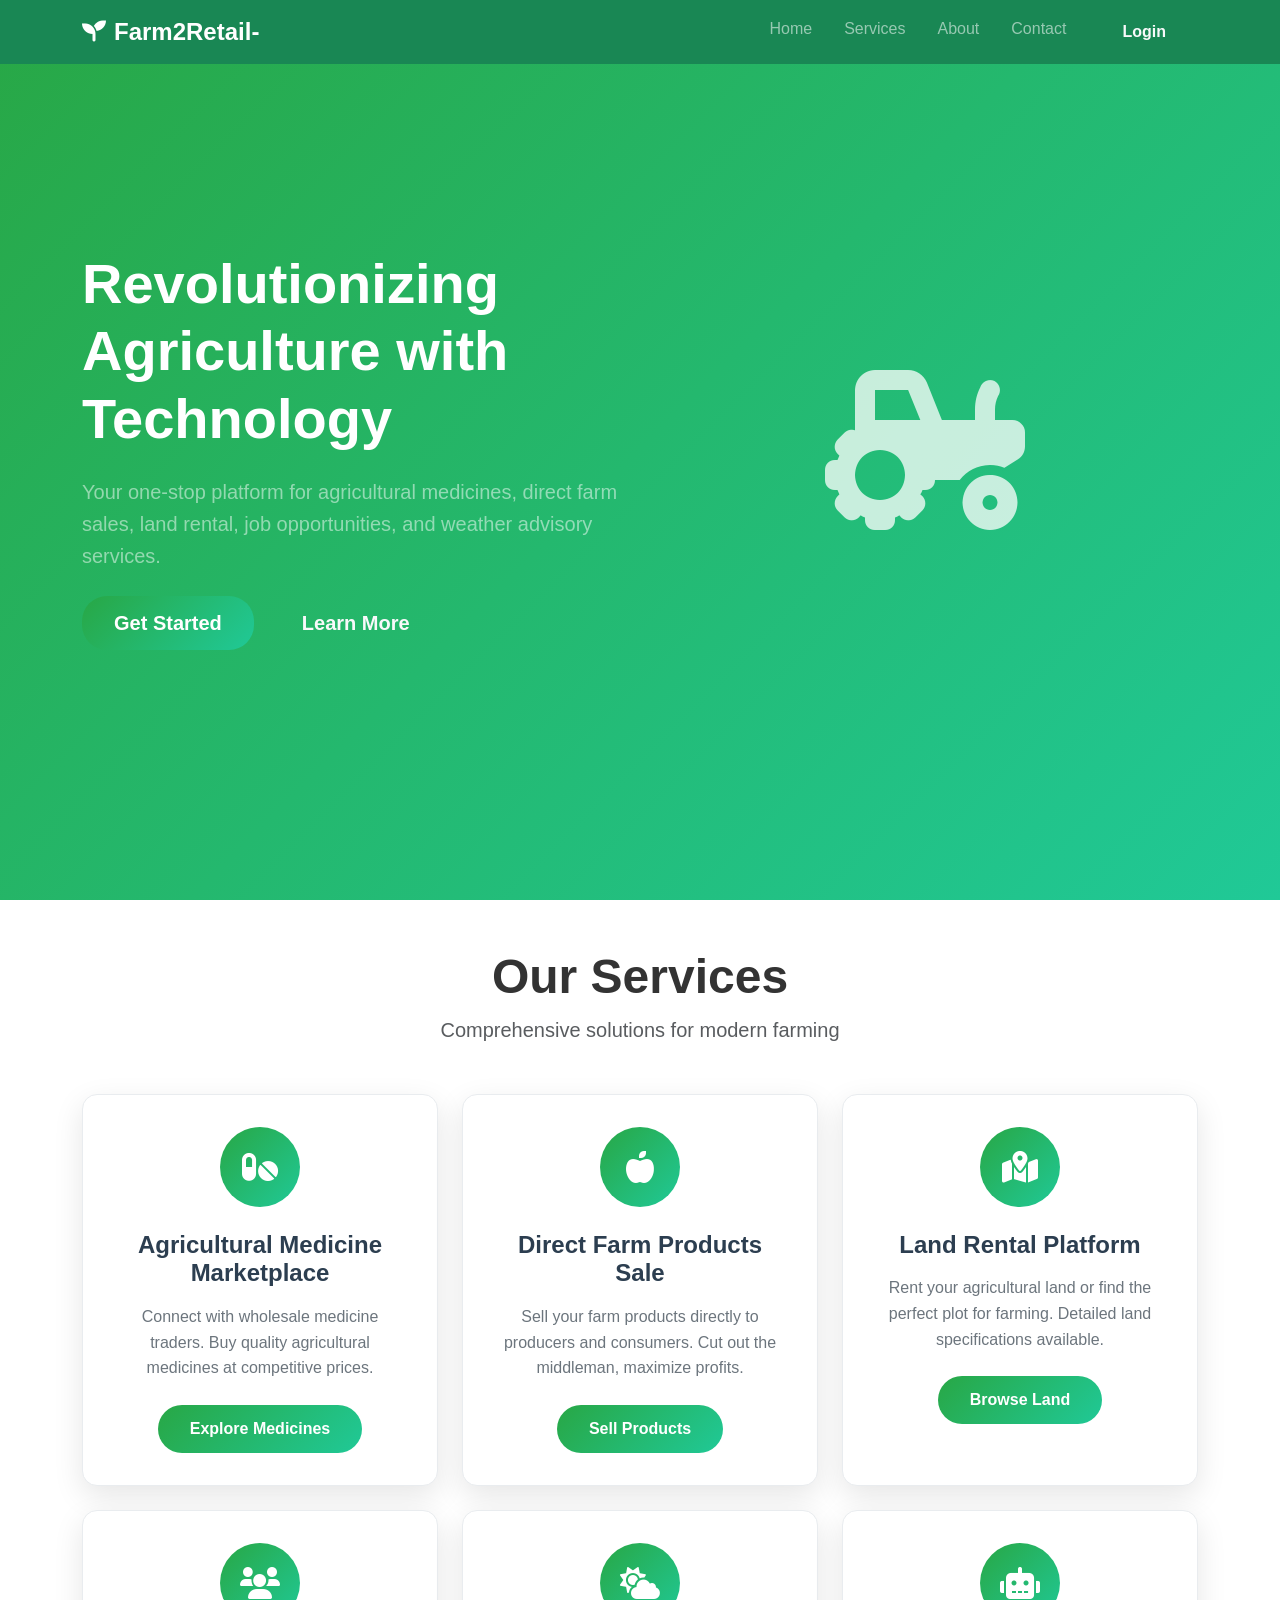
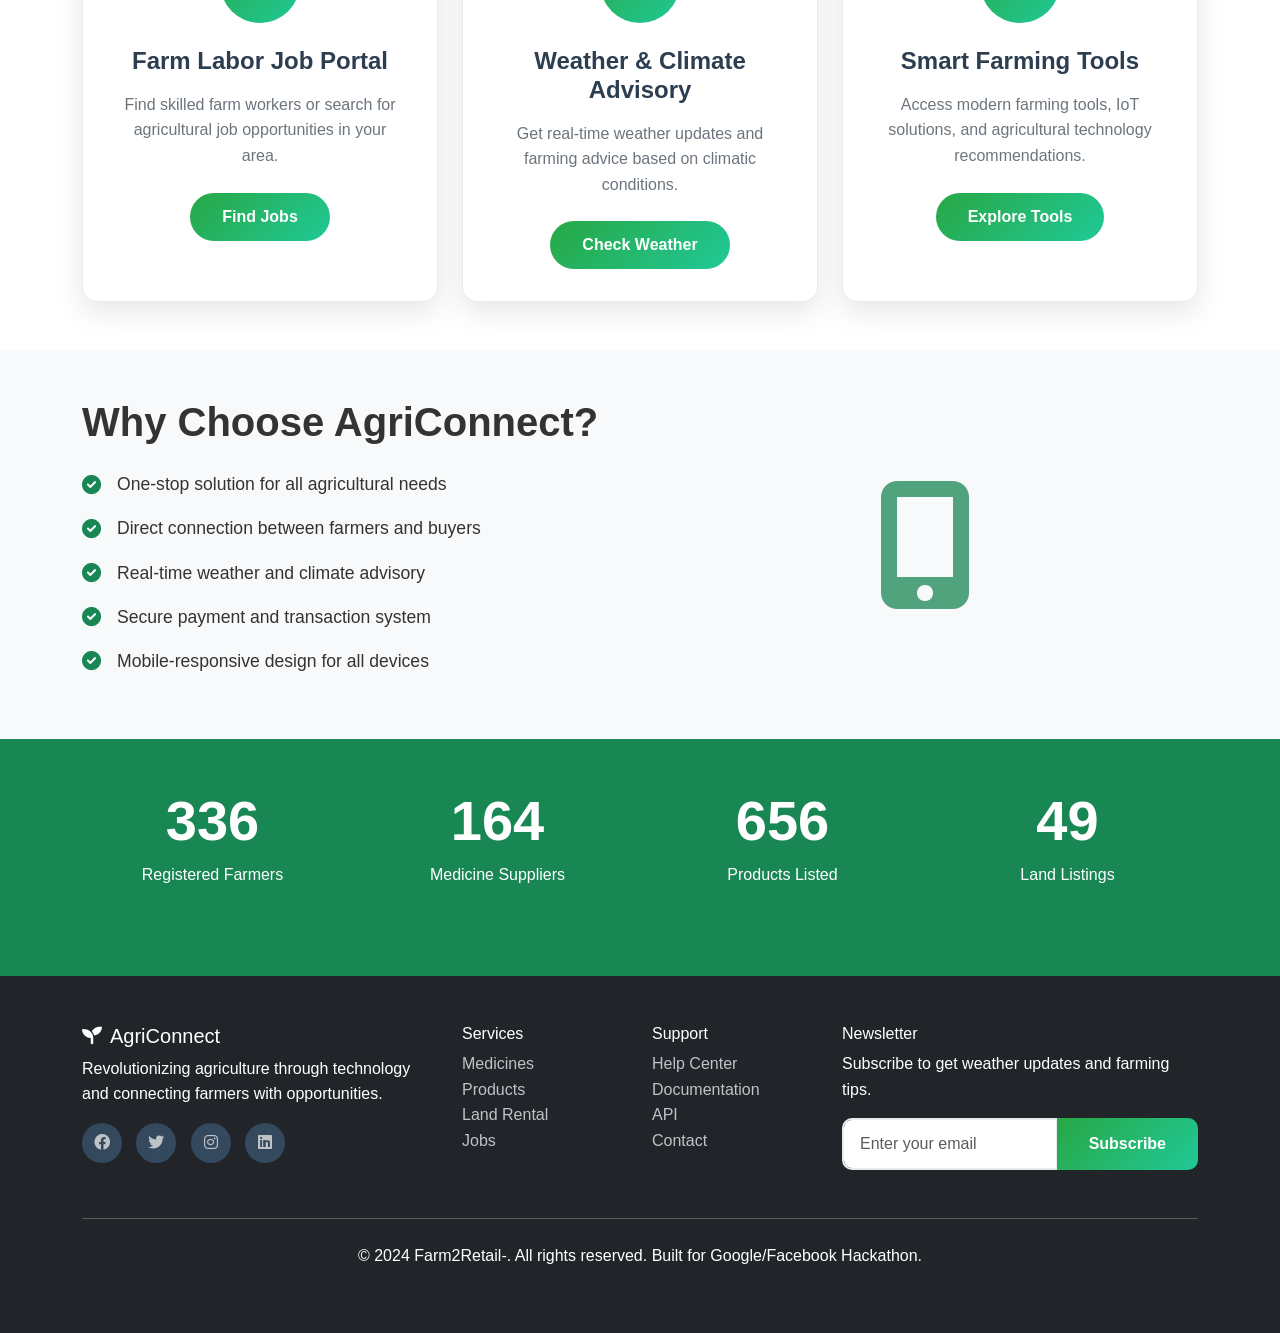
<file: index.html>
<!DOCTYPE html>
<html lang="en">
<head>
    <meta charset="UTF-8">
    <meta name="viewport" content="width=device-width, initial-scale=1.0">
    <title>Farm2Retail- Comprehensive Agricultural Platform</title>
    <link href="https://cdnjs.cloudflare.com/ajax/libs/font-awesome/6.0.0/css/all.min.css" rel="stylesheet">
    <link href="https://cdnjs.cloudflare.com/ajax/libs/bootstrap/5.3.0/css/bootstrap.min.css" rel="stylesheet">
    <link href="css/style.css" rel="stylesheet">
</head>
<body>
    <!-- Navigation -->
    <nav class="navbar navbar-expand-lg navbar-dark bg-success fixed-top">
        <div class="container">
            <a class="navbar-brand fw-bold" href="#home">
                <i class="fas fa-seedling me-2"></i>Farm2Retail-
            </a>
            <button class="navbar-toggler" type="button" data-bs-toggle="collapse" data-bs-target="#navbarNav">
                <span class="navbar-toggler-icon"></span>
            </button>
            <div class="collapse navbar-collapse" id="navbarNav">
                <ul class="navbar-nav ms-auto">
                    <li class="nav-item"><a class="nav-link" href="#home">Home</a></li>
                    <li class="nav-item"><a class="nav-link" href="#services">Services</a></li>
                    <li class="nav-item"><a class="nav-link" href="#about">About</a></li>
                    <li class="nav-item"><a class="nav-link" href="#contact">Contact</a></li>
                    <li class="nav-item">
                        <button class="btn btn-outline-light ms-2" onclick="openLogin()">Login</button>
                    </li>
                </ul>
            </div>
        </div>
    </nav>

    <!-- Hero Section -->
    <section id="home" class="hero-section">
        <div class="container">
            <div class="row align-items-center min-vh-100">
                <div class="col-lg-6">
                    <h1 class="display-4 fw-bold text-white mb-4">
                        Revolutionizing Agriculture with Technology
                    </h1>
                    <p class="lead text-white-50 mb-4">
                        Your one-stop platform for agricultural medicines, direct farm sales, land rental, job opportunities, and weather advisory services.
                    </p>
                    <div class="d-flex gap-3">
                        <button class="btn btn-success btn-lg" onclick="openRegister()">Get Started</button>
                        <button class="btn btn-outline-light btn-lg">Learn More</button>
                    </div>
                </div>
                <div class="col-lg-6">
                    <div class="hero-image">
                        <i class="fas fa-tractor fa-10x text-white opacity-75"></i>
                    </div>
                </div>
            </div>
        </div>
    </section>

    <!-- Services Section -->
    <section id="services" class="py-5">
        <div class="container">
            <div class="text-center mb-5">
                <h2 class="display-5 fw-bold">Our Services</h2>
                <p class="lead text-muted">Comprehensive solutions for modern farming</p>
            </div>
            <div class="row g-4">
                <!-- Medicine Marketplace -->
                <div class="col-lg-4 col-md-6">
                    <div class="service-card h-100">
                        <div class="service-icon">
                            <i class="fas fa-pills"></i>
                        </div>
                        <h4>Agricultural Medicine Marketplace</h4>
                        <p>Connect with wholesale medicine traders. Buy quality agricultural medicines at competitive prices.</p>
                        <button class="btn btn-success" onclick="navigateTo('medicine-marketplace.html')">
                            Explore Medicines
                        </button>
                    </div>
                </div>

                <!-- Farm Products -->
                <div class="col-lg-4 col-md-6">
                    <div class="service-card h-100">
                        <div class="service-icon">
                            <i class="fas fa-apple-alt"></i>
                        </div>
                        <h4>Direct Farm Products Sale</h4>
                        <p>Sell your farm products directly to producers and consumers. Cut out the middleman, maximize profits.</p>
                        <button class="btn btn-success" onclick="navigateTo('farm-products.html')">
                            Sell Products
                        </button>
                    </div>
                </div>

                <!-- Land Rental -->
                <div class="col-lg-4 col-md-6">
                    <div class="service-card h-100">
                        <div class="service-icon">
                            <i class="fas fa-map-marked-alt"></i>
                        </div>
                        <h4>Land Rental Platform</h4>
                        <p>Rent your agricultural land or find the perfect plot for farming. Detailed land specifications available.</p>
                        <button class="btn btn-success" onclick="navigateTo('land-rental.html')">
                            Browse Land
                        </button>
                    </div>
                </div>

                <!-- Job Portal -->
                <div class="col-lg-4 col-md-6">
                    <div class="service-card h-100">
                        <div class="service-icon">
                            <i class="fas fa-users"></i>
                        </div>
                        <h4>Farm Labor Job Portal</h4>
                        <p>Find skilled farm workers or search for agricultural job opportunities in your area.</p>
                        <button class="btn btn-success" onclick="navigateTo('job-portal.html')">
                            Find Jobs
                        </button>
                    </div>
                </div>

                <!-- Weather Advisory -->
                <div class="col-lg-4 col-md-6">
                    <div class="service-card h-100">
                        <div class="service-icon">
                            <i class="fas fa-cloud-sun"></i>
                        </div>
                        <h4>Weather & Climate Advisory</h4>
                        <p>Get real-time weather updates and farming advice based on climatic conditions.</p>
                        <button class="btn btn-success" onclick="navigateTo('weather-advisory.html')">
                            Check Weather
                        </button>
                    </div>
                </div>

                <!-- Smart Farming -->
                <div class="col-lg-4 col-md-6">
                    <div class="service-card h-100">
                        <div class="service-icon">
                            <i class="fas fa-robot"></i>
                        </div>
                        <h4>Smart Farming Tools</h4>
                        <p>Access modern farming tools, IoT solutions, and agricultural technology recommendations.</p>
                        <button class="btn btn-success">
                            Explore Tools
                        </button>
                    </div>
                </div>
            </div>
        </div>
    </section>

    <!-- Features Section -->
    <section class="py-5 bg-light">
        <div class="container">
            <div class="row align-items-center">
                <div class="col-lg-6">
                    <h2 class="display-6 fw-bold mb-4">Why Choose AgriConnect?</h2>
                    <div class="feature-list">
                        <div class="feature-item">
                            <i class="fas fa-check-circle text-success"></i>
                            <span>One-stop solution for all agricultural needs</span>
                        </div>
                        <div class="feature-item">
                            <i class="fas fa-check-circle text-success"></i>
                            <span>Direct connection between farmers and buyers</span>
                        </div>
                        <div class="feature-item">
                            <i class="fas fa-check-circle text-success"></i>
                            <span>Real-time weather and climate advisory</span>
                        </div>
                        <div class="feature-item">
                            <i class="fas fa-check-circle text-success"></i>
                            <span>Secure payment and transaction system</span>
                        </div>
                        <div class="feature-item">
                            <i class="fas fa-check-circle text-success"></i>
                            <span>Mobile-responsive design for all devices</span>
                        </div>
                    </div>
                </div>
                <div class="col-lg-6">
                    <div class="text-center">
                        <i class="fas fa-mobile-alt fa-8x text-success opacity-75"></i>
                    </div>
                </div>
            </div>
        </div>
    </section>

    <!-- Stats Section -->
    <section class="py-5 bg-success text-white">
        <div class="container">
            <div class="row text-center">
                <div class="col-lg-3 col-md-6 mb-4">
                    <div class="stat-item">
                        <h2 class="display-4 fw-bold" data-count="1000">0</h2>
                        <p>Registered Farmers</p>
                    </div>
                </div>
                <div class="col-lg-3 col-md-6 mb-4">
                    <div class="stat-item">
                        <h2 class="display-4 fw-bold" data-count="500">0</h2>
                        <p>Medicine Suppliers</p>
                    </div>
                </div>
                <div class="col-lg-3 col-md-6 mb-4">
                    <div class="stat-item">
                        <h2 class="display-4 fw-bold" data-count="2000">0</h2>
                        <p>Products Listed</p>
                    </div>
                </div>
                <div class="col-lg-3 col-md-6 mb-4">
                    <div class="stat-item">
                        <h2 class="display-4 fw-bold" data-count="150">0</h2>
                        <p>Land Listings</p>
                    </div>
                </div>
            </div>
        </div>
    </section>

    <!-- Footer -->
    <footer class="bg-dark text-white py-5">
        <div class="container">
            <div class="row">
                <div class="col-lg-4 mb-4">
                    <h5><i class="fas fa-seedling me-2"></i>AgriConnect</h5>
                    <p>Revolutionizing agriculture through technology and connecting farmers with opportunities.</p>
                    <div class="social-links">
                        <a href="#"><i class="fab fa-facebook"></i></a>
                        <a href="#"><i class="fab fa-twitter"></i></a>
                        <a href="#"><i class="fab fa-instagram"></i></a>
                        <a href="#"><i class="fab fa-linkedin"></i></a>
                    </div>
                </div>
                <div class="col-lg-2 mb-4">
                    <h6>Services</h6>
                    <ul class="list-unstyled">
                        <li><a href="pages/medicine-marketplace.html">Medicines</a></li>
                        <li><a href="pages/farm-products.html">Products</a></li>
                        <li><a href="pages/land-rental.html">Land Rental</a></li>
                        <li><a href="pages/job-portal.html">Jobs</a></li>
                    </ul>
                </div>
                <div class="col-lg-2 mb-4">
                    <h6>Support</h6>
                    <ul class="list-unstyled">
                        <li><a href="#">Help Center</a></li>
                        <li><a href="#">Documentation</a></li>
                        <li><a href="#">API</a></li>
                        <li><a href="#">Contact</a></li>
                    </ul>
                </div>
                <div class="col-lg-4 mb-4">
                    <h6>Newsletter</h6>
                    <p>Subscribe to get weather updates and farming tips.</p>
                    <div class="input-group">
                        <input type="email" class="form-control" placeholder="Enter your email">
                        <button class="btn btn-success">Subscribe</button>
                    </div>
                </div>
            </div>
            <hr class="my-4">
            <div class="text-center">
                <p>&copy; 2024 Farm2Retail-. All rights reserved. Built for Google/Facebook Hackathon.</p>
            </div>
        </div>
    </footer>

    <!-- Login Modal -->
    <div class="modal fade" id="loginModal" tabindex="-1">
        <div class="modal-dialog">
            <div class="modal-content">
                <div class="modal-header">
                    <h5 class="modal-title">Login to Farm2Retail-</h5>
                    <button type="button" class="btn-close" data-bs-dismiss="modal"></button>
                </div>
                <div class="modal-body">
                    <form id="loginForm" onsubmit="handleLogin(event)">
                        <div class="mb-3">
                            <label class="form-label">User Type</label>
                            <select class="form-select" name="userType" id="userType" required>
                                <option value="">Select user type</option>
                                <option value="farmer">Farmer</option>
                                <option value="trader">Medicine Trader</option>
                                <option value="buyer">Product Buyer</option>
                                <option value="landowner">Land Owner</option>
                                <option value="laborer">Farm Laborer</option>
                            </select>
                        </div>
                        <div class="mb-3">
                            <label class="form-label">Email</label>
                            <input type="email" class="form-control" name="email" id="loginEmail" required>
                        </div>
                        <div class="mb-3">
                            <label class="form-label">Password</label>
                            <input type="password" class="form-control" name="password" id="loginPassword" required>
                        </div>
                        <div class="mb-3">
                            <div class="form-check">
                                <input class="form-check-input" type="checkbox" id="rememberMe" name="rememberMe">
                                <label class="form-check-label" for="rememberMe">
                                    Remember me
                                </label>
                            </div>
                        </div>
                        <button type="submit" class="btn btn-success w-100" id="loginBtn">
                            <span class="login-text">Login</span>
                            <span class="login-spinner d-none">
                                <span class="spinner-border spinner-border-sm me-2"></span>
                                Logging in...
                            </span>
                        </button>
                    </form>
                    <div class="text-center mt-3">
                        <p>Don't have an account? <a href="#" onclick="switchToRegister()">Register here</a></p>
                        <p><a href="#" onclick="showForgotPassword()">Forgot Password?</a></p>
                    </div>
                    <div id="loginError" class="alert alert-danger d-none mt-3"></div>
                    <div id="loginSuccess" class="alert alert-success d-none mt-3"></div>
                </div>
            </div>
        </div>
    </div>

    <!-- Register Modal -->
    <div class="modal fade" id="registerModal" tabindex="-1">
        <div class="modal-dialog modal-lg">
            <div class="modal-content">
                <div class="modal-header">
                    <h5 class="modal-title">Register with Farm2Retail-</h5>
                    <button type="button" class="btn-close" data-bs-dismiss="modal"></button>
                </div>
                <div class="modal-body">
                    <form id="registerForm" onsubmit="handleRegister(event)">
                        <div class="row">
                            <div class="col-md-6 mb-3">
                                <label class="form-label">Full Name</label>
                                <input type="text" class="form-control" name="fullName" id="fullName" required>
                            </div>
                            <div class="col-md-6 mb-3">
                                <label class="form-label">Email</label>
                                <input type="email" class="form-control" name="email" id="registerEmail" required>
                            </div>
                            <div class="col-md-6 mb-3">
                                <label class="form-label">Phone</label>
                                <input type="tel" class="form-control" name="phone" id="phone" pattern="[0-9]{10}" required>
                            </div>
                            <div class="col-md-6 mb-3">
                                <label class="form-label">User Type</label>
                                <select class="form-select" name="userType" id="registerUserType" required>
                                    <option value="">Select user type</option>
                                    <option value="farmer">Farmer</option>
                                    <option value="trader">Medicine Trader</option>
                                    <option value="buyer">Product Buyer</option>
                                    <option value="landowner">Land Owner</option>
                                    <option value="laborer">Farm Laborer</option>
                                </select>
                            </div>
                            <div class="col-md-6 mb-3">
                                <label class="form-label">State</label>
                                <select class="form-select" name="state" id="state" required>
                                    <option value="">Select state</option>
                                    <option value="andhra-pradesh">Andhra Pradesh</option>
                                    <option value="telangana">Telangana</option>
                                    <option value="karnataka">Karnataka</option>
                                    <option value="tamil-nadu">Tamil Nadu</option>
                                    <option value="kerala">Kerala</option>
                                    <option value="maharashtra">Maharashtra</option>
                                    <option value="gujarat">Gujarat</option>
                                    <option value="punjab">Punjab</option>
                                    <option value="haryana">Haryana</option>
                                    <option value="uttar-pradesh">Uttar Pradesh</option>
                                    <option value="madhya-pradesh">Madhya Pradesh</option>
                                    <option value="rajasthan">Rajasthan</option>
                                    <option value="west-bengal">West Bengal</option>
                                    <option value="bihar">Bihar</option>
                                    <option value="odisha">Odisha</option>
                                    <option value="jharkhand">Jharkhand</option>
                                    <option value="chhattisgarh">Chhattisgarh</option>
                                </select>
                            </div>
                            <div class="col-md-6 mb-3">
                                <label class="form-label">District</label>
                                <input type="text" class="form-control" name="district" id="district" required>
                            </div>
                            <div class="col-md-6 mb-3">
                                <label class="form-label">Password</label>
                                <input type="password" class="form-control" name="password" id="registerPassword" minlength="6" required>
                                <div class="form-text">Password must be at least 6 characters long</div>
                            </div>
                            <div class="col-md-6 mb-3">
                                <label class="form-label">Confirm Password</label>
                                <input type="password" class="form-control" name="confirmPassword" id="confirmPassword" required>
                            </div>
                        </div>
                        <div class="mb-3">
                            <div class="form-check">
                                <input class="form-check-input" type="checkbox" id="agreeTerms" name="agreeTerms" required>
                                <label class="form-check-label" for="agreeTerms">
                                    I agree to the <a href="#" data-bs-toggle="modal" data-bs-target="#termsModal">Terms of Service</a> and <a href="#" data-bs-toggle="modal" data-bs-target="#privacyModal">Privacy Policy</a>
                                </label>
                            </div>
                        </div>
                        <button type="submit" class="btn btn-success w-100" id="registerBtn">
                            <span class="register-text">Register</span>
                            <span class="register-spinner d-none">
                                <span class="spinner-border spinner-border-sm me-2"></span>
                                Creating account...
                            </span>
                        </button>
                    </form>
                    <div class="text-center mt-3">
                        <p>Already have an account? <a href="#" onclick="switchToLogin()">Login here</a></p>
                    </div>
                    <div id="registerError" class="alert alert-danger d-none mt-3"></div>
                    <div id="registerSuccess" class="alert alert-success d-none mt-3"></div>
                </div>
            </div>
        </div>
    </div>

    <!-- Scripts -->
    <script src="https://cdnjs.cloudflare.com/ajax/libs/bootstrap/5.3.0/js/bootstrap.bundle.min.js"></script>
    <script src="js/script.js"></script>
</body>
</html>
</file>
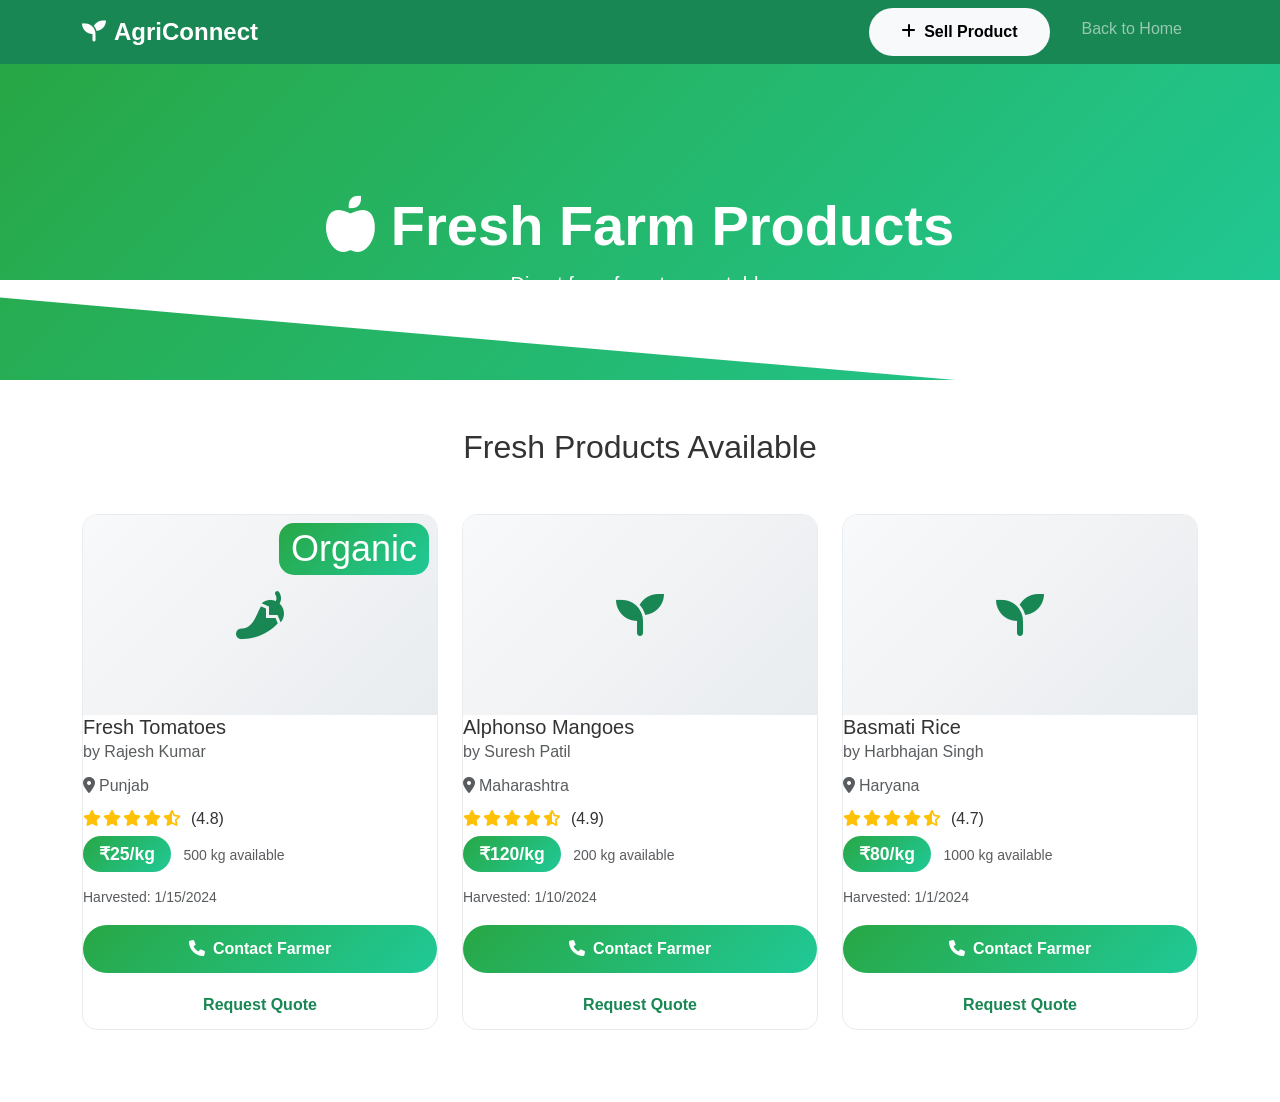
<file: pages/farm-products.html>
<!DOCTYPE html>
<html lang="en">
<head>
    <meta charset="UTF-8">
    <meta name="viewport" content="width=device-width, initial-scale=1.0">
    <title>Farm Products - AgriConnect</title>
    <link href="https://cdnjs.cloudflare.com/ajax/libs/font-awesome/6.0.0/css/all.min.css" rel="stylesheet">
    <link href="https://cdnjs.cloudflare.com/ajax/libs/bootstrap/5.3.0/css/bootstrap.min.css" rel="stylesheet">
    <link href="/css/style.css" rel="stylesheet">
</head>
<body>
    <!-- Navigation -->
    <nav class="navbar navbar-expand-lg navbar-dark bg-success">
        <div class="container">
            <a class="navbar-brand fw-bold" href="../index.html">
                <i class="fas fa-seedling me-2"></i>AgriConnect
            </a>
            <div class="navbar-nav ms-auto">
                <button class="btn btn-light me-3" onclick="showSellProductModal()">
                    <i class="fas fa-plus me-2"></i>Sell Product
                </button>
                <a class="nav-link" href="../index.html">Back to Home</a>
            </div>
        </div>
    </nav>

    <!-- Page Header -->
    <div class="page-header">
        <div class="container">
            <h1 class="display-4 fw-bold">
                <i class="fas fa-apple-alt me-3"></i>Fresh Farm Products
            </h1>
            <p class="lead">Direct from farm to your table</p>
        </div>
    </div>

    <!-- Featured Products -->
    <section class="py-5">
        <div class="container">
            <h2 class="text-center mb-5">Fresh Products Available</h2>
            <div class="row" id="farmProductsGrid">
                <!-- Products will be loaded here -->
            </div>
        </div>
    </section>

    <!-- Sell Product Modal -->
    <div class="modal fade" id="sellProductModal" tabindex="-1">
        <div class="modal-dialog modal-lg">
            <div class="modal-content">
                <div class="modal-header">
                    <h5 class="modal-title">List Your Product</h5>
                    <button type="button" class="btn-close" data-bs-dismiss="modal"></button>
                </div>
                <div class="modal-body">
                    <form id="sellProductForm">
                        <div class="row">
                            <div class="col-md-6 mb-3">
                                <label class="form-label">Product Name</label>
                                <input type="text" class="form-control" name="productName" required>
                            </div>
                            <div class="col-md-6 mb-3">
                                <label class="form-label">Category</label>
                                <select class="form-select" name="category" required>
                                    <option value="">Select category</option>
                                    <option value="vegetables">Vegetables</option>
                                    <option value="fruits">Fruits</option>
                                    <option value="grains">Grains</option>
                                    <option value="dairy">Dairy</option>
                                    <option value="organic">Organic</option>
                                </select>
                            </div>
                            <div class="col-md-6 mb-3">
                                <label class="form-label">Quantity Available</label>
                                <input type="number" class="form-control" name="quantity" required>
                            </div>
                            <div class="col-md-6 mb-3">
                                <label class="form-label">Unit</label>
                                <select class="form-select" name="unit" required>
                                    <option value="">Select unit</option>
                                    <option value="kg">Kilograms</option>
                                    <option value="tons">Tons</option>
                                    <option value="liters">Liters</option>
                                    <option value="pieces">Pieces</option>
                                </select>
                            </div>
                            <div class="col-md-6 mb-3">
                                <label class="form-label">Price per Unit (₹)</label>
                                <input type="number" class="form-control" name="price" required>
                            </div>
                            <div class="col-md-6 mb-3">
                                <label class="form-label">Harvest Date</label>
                                <input type="date" class="form-control" name="harvestDate" required>
                            </div>
                        </div>
                        <div class="mb-3">
                            <label class="form-label">Product Description</label>
                            <textarea class="form-control" name="description" rows="3" required></textarea>
                        </div>
                        <div class="mb-3">
                            <label class="form-label">Location</label>
                            <input type="text" class="form-control" name="location" placeholder="City, State" required>
                        </div>
                        <button type="submit" class="btn btn-success w-100">List Product</button>
                    </form>
                </div>
            </div>
        </div>
    </div>

    <script src="https://cdnjs.cloudflare.com/ajax/libs/bootstrap/5.3.0/js/bootstrap.bundle.min.js"></script>
    <script>
        const farmProducts = [
            {
                id: 1,
                name: "Fresh Tomatoes",
                category: "Vegetables",
                farmer: "Rajesh Kumar",
                location: "Punjab",
                price: 25,
                unit: "kg",
                quantity: 500,
                harvestDate: "2024-01-15",
                rating: 4.8,
                image: "fas fa-pepper-hot",
                organic: true
            },
            {
                id: 2,
                name: "Alphonso Mangoes",
                category: "Fruits",
                farmer: "Suresh Patil",
                location: "Maharashtra",
                price: 120,
                unit: "kg",
                quantity: 200,
                harvestDate: "2024-01-10",
                rating: 4.9,
                image: "fas fa-seedling",
                organic: false
            },
            {
                id: 3,
                name: "Basmati Rice",
                category: "Grains",
                farmer: "Harbhajan Singh",
                location: "Haryana",
                price: 80,
                unit: "kg",
                quantity: 1000,
                harvestDate: "2024-01-01",
                rating: 4.7,
                image: "fas fa-seedling",
                organic: false
            }
        ];

        function renderFarmProducts() {
            const grid = document.getElementById('farmProductsGrid');
            grid.innerHTML = '';

            farmProducts.forEach(product => {
                const productCard = `
                    <div class="col-lg-4 col-md-6 mb-4">
                        <div class="product-card h-100">
                            <div class="product-image">
                                <i class="${product.image} text-success"></i>
                                ${product.organic ? '<span class="badge bg-success position-absolute top-0 end-0 m-2">Organic</span>' : ''}
                            </div>
                            <div class="card-body">
                                <h5 class="card-title">${product.name}</h5>
                                <p class="text-muted mb-2">by ${product.farmer}</p>
                                <p class="text-muted mb-2"><i class="fas fa-map-marker-alt me-1"></i>${product.location}</p>
                                <div class="d-flex align-items-center mb-2">
                                    <div class="stars text-warning me-2">
                                        ${generateStars(product.rating)}
                                    </div>
                                    <span>(${product.rating})</span>
                                </div>
                                <div class="mb-3">
                                    <span class="price-tag">₹${product.price}/${product.unit}</span>
                                    <small class="text-muted ms-2">${product.quantity} ${product.unit} available</small>
                                </div>
                                <div class="mb-3">
                                    <small class="text-muted">Harvested: ${new Date(product.harvestDate).toLocaleDateString()}</small>
                                </div>
                                <div class="d-grid gap-2">
                                    <button class="btn btn-success" onclick="contactFarmer(${product.id})">
                                        <i class="fas fa-phone me-2"></i>Contact Farmer
                                    </button>
                                    <button class="btn btn-outline-success" onclick="requestQuote(${product.id})">
                                        Request Quote
                                    </button>
                                </div>
                            </div>
                        </div>
                    </div>
                `;
                grid.innerHTML += productCard;
            });
        }

        function generateStars(rating) {
            let stars = '';
            for (let i = 1; i <= 5; i++) {
                if (i <= rating) {
                    stars += '<i class="fas fa-star"></i>';
                } else if (i - 0.5 <= rating) {
                    stars += '<i class="fas fa-star-half-alt"></i>';
                } else {
                    stars += '<i class="far fa-star"></i>';
                }
            }
            return stars;
        }

        function showSellProductModal() {
            const modal = new bootstrap.Modal(document.getElementById('sellProductModal'));
            modal.show();
        }

        function contactFarmer(productId) {
            const product = farmProducts.find(p => p.id === productId);
            alert(`Contacting ${product.farmer} for ${product.name}\n\nLocation: ${product.location}\nPrice: ₹${product.price}/${product.unit}`);
        }

        function requestQuote(productId) {
            const product = farmProducts.find(p => p.id === productId);
            const quantity = prompt(`How many ${product.unit} of ${product.name} do you need?`);
            if (quantity) {
                const total = quantity * product.price;
                alert(`Quote Request:\n${product.name}: ${quantity} ${product.unit}\nTotal: ₹${total}\n\nWe'll send this to ${product.farmer}!`);
            }
        }

        document.getElementById('sellProductForm').addEventListener('submit', function(e) {
            e.preventDefault();
            alert('Product listed successfully! Buyers will be able to see your listing.');
            bootstrap.Modal.getInstance(document.getElementById('sellProductModal')).hide();
            this.reset();
        });

        document.addEventListener('DOMContentLoaded', renderFarmProducts);
    </script>
</body>
</html>
</file>
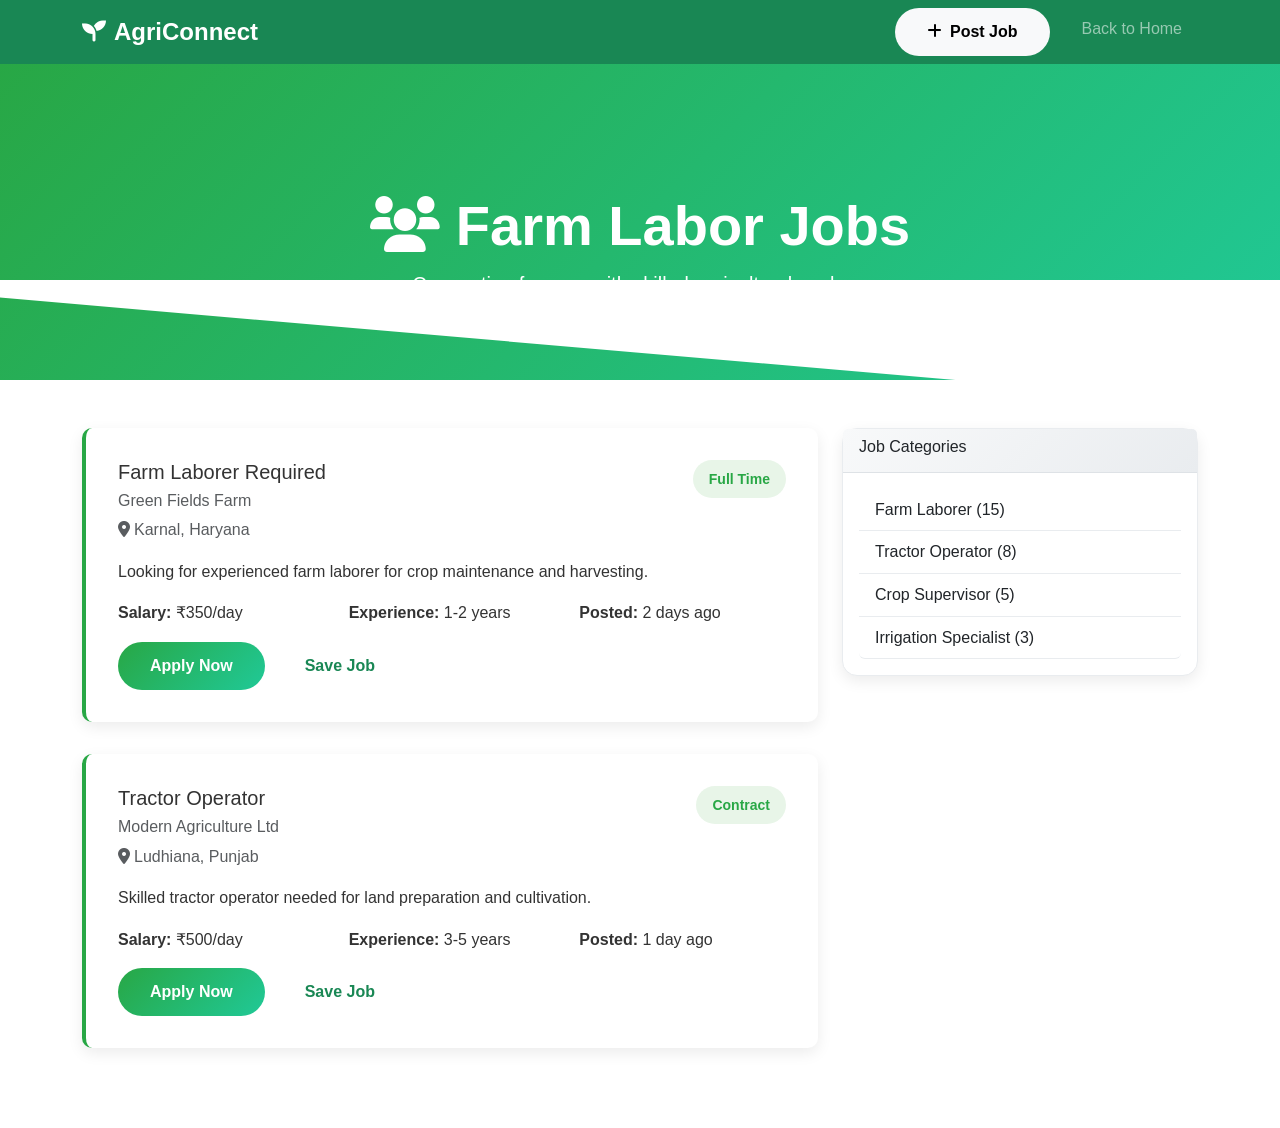
<file: pages/job-portal.html>
<!DOCTYPE html>
<html lang="en">
<head>
    <meta charset="UTF-8">
    <meta name="viewport" content="width=device-width, initial-scale=1.0">
    <title>Farm Jobs - AgriConnect</title>
    <link href="https://cdnjs.cloudflare.com/ajax/libs/font-awesome/6.0.0/css/all.min.css" rel="stylesheet">
    <link href="https://cdnjs.cloudflare.com/ajax/libs/bootstrap/5.3.0/css/bootstrap.min.css" rel="stylesheet">
    <link href="/css/style.css" rel="stylesheet">
</head>
<body>
    <nav class="navbar navbar-expand-lg navbar-dark bg-success">
        <div class="container">
            <a class="navbar-brand fw-bold" href="../index.html">
                <i class="fas fa-seedling me-2"></i>AgriConnect
            </a>
            <div class="navbar-nav ms-auto">
                <button class="btn btn-light me-3" onclick="showPostJobModal()">
                    <i class="fas fa-plus me-2"></i>Post Job
                </button>
                <a class="nav-link" href="../index.html">Back to Home</a>
            </div>
        </div>
    </nav>

    <div class="page-header">
        <div class="container">
            <h1 class="display-4 fw-bold">
                <i class="fas fa-users me-3"></i>Farm Labor Jobs
            </h1>
            <p class="lead">Connecting farmers with skilled agricultural workers</p>
        </div>
    </div>

    <section class="py-5">
        <div class="container">
            <div class="row">
                <div class="col-lg-8">
                    <div id="jobListings">
                        <!-- Job listings will be loaded here -->
                    </div>
                </div>
                <div class="col-lg-4">
                    <div class="card">
                        <div class="card-header">
                            <h6>Job Categories</h6>
                        </div>
                        <div class="card-body">
                            <div class="list-group">
                                <a href="#" class="list-group-item list-group-item-action">Farm Laborer (15)</a>
                                <a href="#" class="list-group-item list-group-item-action">Tractor Operator (8)</a>
                                <a href="#" class="list-group-item list-group-item-action">Crop Supervisor (5)</a>
                                <a href="#" class="list-group-item list-group-item-action">Irrigation Specialist (3)</a>
                            </div>
                        </div>
                    </div>
                </div>
            </div>
        </div>
    </section>

    <!-- Post Job Modal -->
    <div class="modal fade" id="postJobModal" tabindex="-1">
        <div class="modal-dialog modal-lg">
            <div class="modal-content">
                <div class="modal-header">
                    <h5 class="modal-title">Post a Job</h5>
                    <button type="button" class="btn-close" data-bs-dismiss="modal"></button>
                </div>
                <div class="modal-body">
                    <form id="postJobForm">
                        <div class="row">
                            <div class="col-md-6 mb-3">
                                <label class="form-label">Job Title</label>
                                <input type="text" class="form-control" name="jobTitle" required>
                            </div>
                            <div class="col-md-6 mb-3">
                                <label class="form-label">Job Type</label>
                                <select class="form-select" name="jobType" required>
                                    <option value="">Select job type</option>
                                    <option value="full-time">Full Time</option>
                                    <option value="part-time">Part Time</option>
                                    <option value="seasonal">Seasonal</option>
                                    <option value="contract">Contract</option>
                                </select>
                            </div>
                            <div class="col-md-6 mb-3">
                                <label class="form-label">Salary (₹/day)</label>
                                <input type="number" class="form-control" name="salary" required>
                            </div>
                            <div class="col-md-6 mb-3">
                                <label class="form-label">Experience Required</label>
                                <select class="form-select" name="experience" required>
                                    <option value="">Select experience</option>
                                    <option value="fresher">Fresher</option>
                                    <option value="1-2">1-2 years</option>
                                    <option value="3-5">3-5 years</option>
                                    <option value="5+">5+ years</option>
                                </select>
                            </div>
                            <div class="col-12 mb-3">
                                <label class="form-label">Location</label>
                                <input type="text" class="form-control" name="location" required>
                            </div>
                            <div class="col-12 mb-3">
                                <label class="form-label">Job Description</label>
                                <textarea class="form-control" name="description" rows="4" required></textarea>
                            </div>
                        </div>
                        <button type="submit" class="btn btn-success w-100">Post Job</button>
                    </form>
                </div>
            </div>
        </div>
    </div>

    <script src="https://cdnjs.cloudflare.com/ajax/libs/bootstrap/5.3.0/js/bootstrap.bundle.min.js"></script>
    <script>
        const jobs = [
            {
                id: 1,
                title: "Farm Laborer Required",
                employer: "Green Fields Farm",
                location: "Karnal, Haryana",
                salary: 350,
                type: "Full Time",
                experience: "1-2 years",
                posted: "2 days ago",
                description: "Looking for experienced farm laborer for crop maintenance and harvesting."
            },
            {
                id: 2,
                title: "Tractor Operator",
                employer: "Modern Agriculture Ltd",
                location: "Ludhiana, Punjab",
                salary: 500,
                type: "Contract",
                experience: "3-5 years",
                posted: "1 day ago",
                description: "Skilled tractor operator needed for land preparation and cultivation."
            }
        ];

        function renderJobs() {
            const container = document.getElementById('jobListings');
            container.innerHTML = '';

            jobs.forEach(job => {
                const jobCard = `
                    <div class="job-card">
                        <div class="d-flex justify-content-between align-items-start mb-3">
                            <div>
                                <h5 class="mb-1">${job.title}</h5>
                                <p class="text-muted mb-1">${job.employer}</p>
                                <p class="text-muted mb-0">
                                    <i class="fas fa-map-marker-alt me-1"></i>${job.location}
                                </p>
                            </div>
                            <span class="job-type">${job.type}</span>
                        </div>
                        <p class="mb-3">${job.description}</p>
                        <div class="row mb-3">
                            <div class="col-md-4">
                                <strong>Salary:</strong> ₹${job.salary}/day
                            </div>
                            <div class="col-md-4">
                                <strong>Experience:</strong> ${job.experience}
                            </div>
                            <div class="col-md-4">
                                <strong>Posted:</strong> ${job.posted}
                            </div>
                        </div>
                        <div class="d-flex gap-2">
                            <button class="btn btn-success" onclick="applyJob(${job.id})">
                                Apply Now
                            </button>
                            <button class="btn btn-outline-success" onclick="saveJob(${job.id})">
                                Save Job
                            </button>
                        </div>
                    </div>
                `;
                container.innerHTML += jobCard;
            });
        }

        function showPostJobModal() {
            const modal = new bootstrap.Modal(document.getElementById('postJobModal'));
            modal.show();
        }

        function applyJob(jobId) {
            const job = jobs.find(j => j.id === jobId);
            alert(`Applied for: ${job.title}\n\nEmployer: ${job.employer}\nLocation: ${job.location}\nSalary: ₹${job.salary}/day\n\nYour application has been submitted!`);
        }

        function saveJob(jobId) {
            alert('Job saved to your favorites!');
        }

        document.getElementById('postJobForm').addEventListener('submit', function(e) {
            e.preventDefault();
            alert('Job posted successfully! Workers will be able to see and apply for your job.');
            bootstrap.Modal.getInstance(document.getElementById('postJobModal')).hide();
            this.reset();
        });

        document.addEventListener('DOMContentLoaded', renderJobs);
    </script>
</body>
</html>
</file>
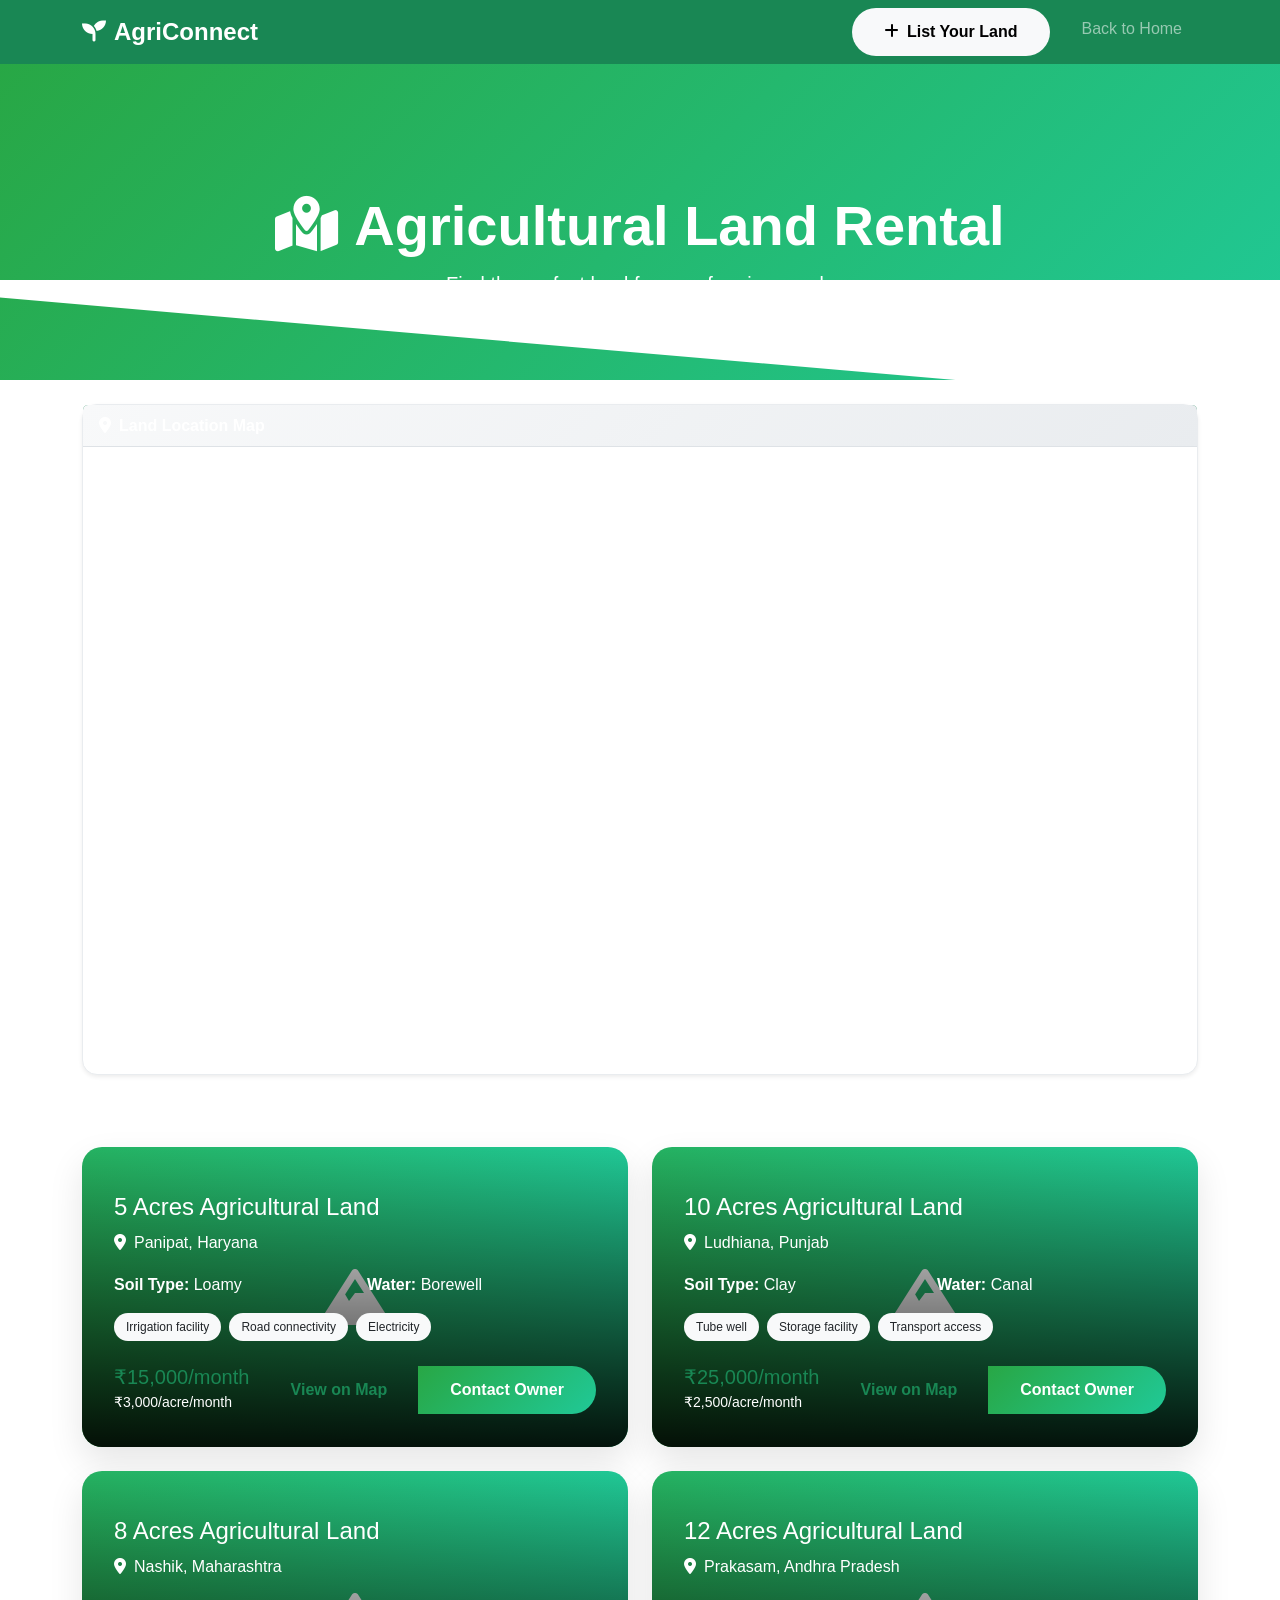
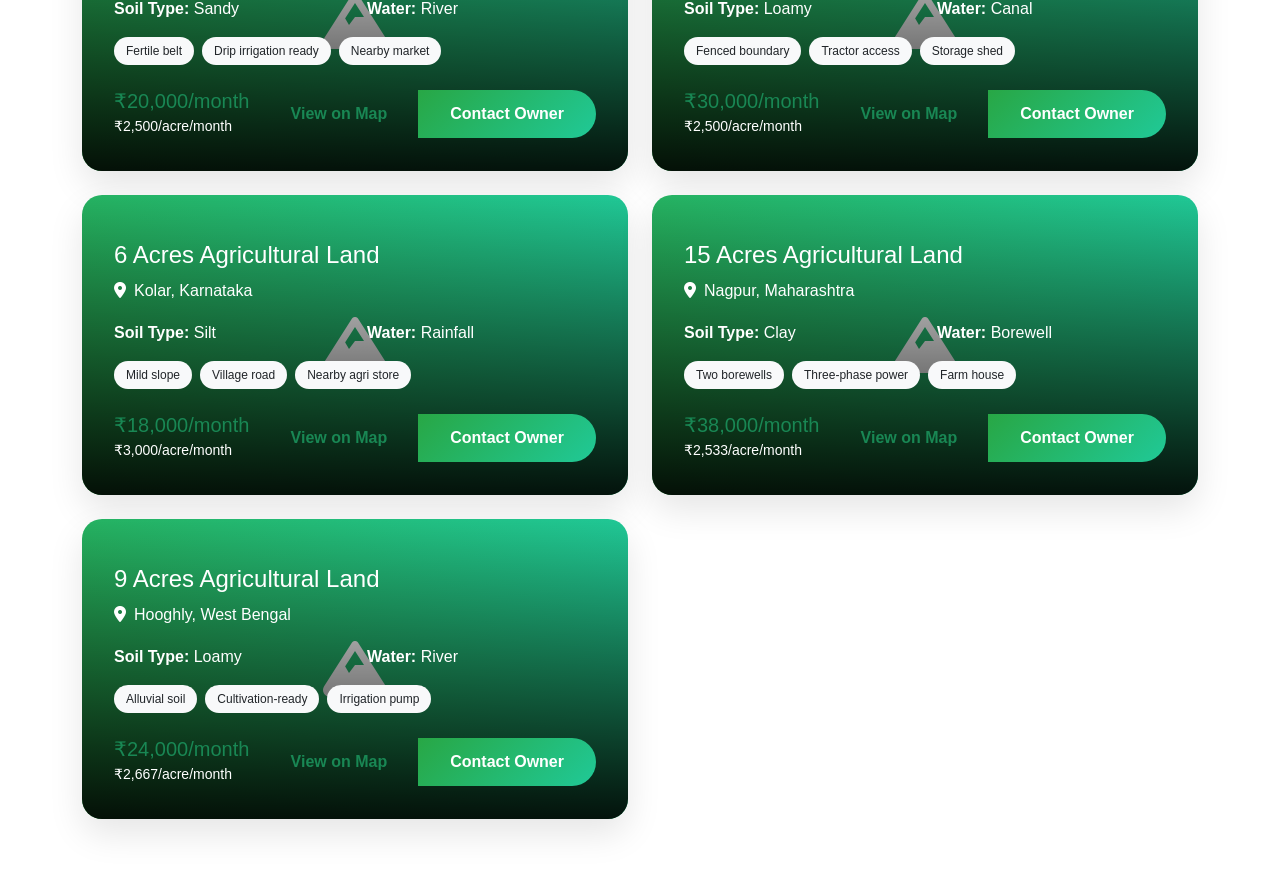
<file: pages/land-rental.html>
<!DOCTYPE html>
<html lang="en">
<head>
    <meta charset="UTF-8">
    <meta name="viewport" content="width=device-width, initial-scale=1.0">
    <title>Land Rental - AgriConnect</title>
    <link href="https://cdnjs.cloudflare.com/ajax/libs/font-awesome/6.0.0/css/all.min.css" rel="stylesheet">
    <link href="https://cdnjs.cloudflare.com/ajax/libs/bootstrap/5.3.0/css/bootstrap.min.css" rel="stylesheet">
    <link href="/css/style.css" rel="stylesheet">
</head>
<body>
    <nav class="navbar navbar-expand-lg navbar-dark bg-success">
        <div class="container">
            <a class="navbar-brand fw-bold" href="../index.html">
                <i class="fas fa-seedling me-2"></i>AgriConnect
            </a>
            <div class="navbar-nav ms-auto">
                <button class="btn btn-light me-3" onclick="showListLandModal()">
                    <i class="fas fa-plus me-2"></i>List Your Land
                </button>
                <a class="nav-link" href="../index.html">Back to Home</a>
            </div>
        </div>
    </nav>

    <div class="page-header">
        <div class="container">
            <h1 class="display-4 fw-bold">
                <i class="fas fa-map-marked-alt me-3"></i>Agricultural Land Rental
            </h1>
            <p class="lead">Find the perfect land for your farming needs</p>
        </div>
    </div>

    <section class="py-4">
        <div class="container">
            <div class="card shadow-sm">
                <div class="card-header bg-success text-white">
                    <i class="fas fa-map-marker-alt me-2"></i>Land Location Map
                </div>
                <div class="ratio ratio-16x9">
                    <iframe id="mapFrame" src="" style="border:0;" allowfullscreen loading="lazy" referrerpolicy="no-referrer-when-downgrade"></iframe>
                </div>
            </div>
        </div>
    </section>

    <section class="py-5">
        <div class="container">
            <div class="row" id="landListings">
                <!-- Land listings will be loaded here -->
            </div>
        </div>
    </section>

    <!-- List Land Modal -->
    <div class="modal fade" id="listLandModal" tabindex="-1">
        <div class="modal-dialog modal-lg">
            <div class="modal-content">
                <div class="modal-header">
                    <h5 class="modal-title">List Your Land for Rent</h5>
                    <button type="button" class="btn-close" data-bs-dismiss="modal"></button>
                </div>
                <div class="modal-body">
                    <form id="listLandForm">
                        <div class="row">
                            <div class="col-md-6 mb-3">
                                <label class="form-label">Land Area (Acres)</label>
                                <input type="number" class="form-control" name="area" required>
                            </div>
                            <div class="col-md-6 mb-3">
                                <label class="form-label">Rental Price (₹/month)</label>
                                <input type="number" class="form-control" name="price" required>
                            </div>
                            <div class="col-md-6 mb-3">
                                <label class="form-label">Soil Type</label>
                                <select class="form-select" name="soilType" required>
                                    <option value="">Select soil type</option>
                                    <option value="clay">Clay</option>
                                    <option value="sandy">Sandy</option>
                                    <option value="loamy">Loamy</option>
                                    <option value="silt">Silt</option>
                                </select>
                            </div>
                            <div class="col-md-6 mb-3">
                                <label class="form-label">Water Source</label>
                                <select class="form-select" name="waterSource" required>
                                    <option value="">Select water source</option>
                                    <option value="borewell">Borewell</option>
                                    <option value="canal">Canal</option>
                                    <option value="river">River</option>
                                    <option value="rainfall">Rainfall</option>
                                </select>
                            </div>
                            <div class="col-12 mb-3">
                                <label class="form-label">Location</label>
                                <input type="text" class="form-control" name="location" placeholder="Village, District, State" required>
                            </div>
                        </div>
                        <button type="submit" class="btn btn-success w-100">List Land</button>
                    </form>
                </div>
            </div>
        </div>
    </div>

    <script src="https://cdnjs.cloudflare.com/ajax/libs/bootstrap/5.3.0/js/bootstrap.bundle.min.js"></script>
    <script>
        const landListings = [
            {
                id: 1,
                area: 5,
                price: 15000,
                soilType: "Loamy",
                waterSource: "Borewell",
                location: "Panipat, Haryana",
                owner: "Ramesh Sharma",
                phone: "+91 98765 43210",
                features: ["Irrigation facility", "Road connectivity", "Electricity"]
            },
            {
                id: 2,
                area: 10,
                price: 25000,
                soilType: "Clay",
                waterSource: "Canal",
                location: "Ludhiana, Punjab",
                owner: "Jasbir Singh",
                phone: "+91 98765 43211",
                features: ["Tube well", "Storage facility", "Transport access"]
            },
            {
                id: 3,
                area: 8,
                price: 20000,
                soilType: "Sandy",
                waterSource: "River",
                location: "Nashik, Maharashtra",
                owner: "Sunil Patil",
                phone: "+91 98765 43212",
                features: ["Fertile belt", "Drip irrigation ready", "Nearby market"]
            },
            {
                id: 4,
                area: 12,
                price: 30000,
                soilType: "Loamy",
                waterSource: "Canal",
                location: "Prakasam, Andhra Pradesh",
                owner: "Lakshmi Rao",
                phone: "+91 98765 43213",
                features: ["Fenced boundary", "Tractor access", "Storage shed"]
            },
            {
                id: 5,
                area: 6,
                price: 18000,
                soilType: "Silt",
                waterSource: "Rainfall",
                location: "Kolar, Karnataka",
                owner: "Mahesh Gowda",
                phone: "+91 98765 43214",
                features: ["Mild slope", "Village road", "Nearby agri store"]
            },
            {
                id: 6,
                area: 15,
                price: 38000,
                soilType: "Clay",
                waterSource: "Borewell",
                location: "Nagpur, Maharashtra",
                owner: "Priya Deshmukh",
                phone: "+91 98765 43215",
                features: ["Two borewells", "Three-phase power", "Farm house"]
            },
            {
                id: 7,
                area: 9,
                price: 24000,
                soilType: "Loamy",
                waterSource: "River",
                location: "Hooghly, West Bengal",
                owner: "Arjun Das",
                phone: "+91 98765 43216",
                features: ["Alluvial soil", "Cultivation-ready", "Irrigation pump"]
            }
        ];

        function renderLandListings() {
            const container = document.getElementById('landListings');
            container.innerHTML = '';

            landListings.forEach(land => {
                const landCard = `
                    <div class="col-lg-6 mb-4">
                        <div class="land-card">
                            <div class="land-image">
                                <i class="fas fa-mountain"></i>
                            </div>
                            <div class="land-info">
                                <h4>${land.area} Acres Agricultural Land</h4>
                                <p><i class="fas fa-map-marker-alt me-2"></i>${land.location}</p>
                                <div class="row mb-3">
                                    <div class="col-6">
                                        <strong>Soil Type:</strong> ${land.soilType}
                                    </div>
                                    <div class="col-6">
                                        <strong>Water:</strong> ${land.waterSource}
                                    </div>
                                </div>
                                <div class="features mb-3">
                                    ${land.features.map(feature => `<span class="badge bg-light text-dark me-2">${feature}</span>`).join('')}
                                </div>
                                <div class="d-flex justify-content-between align-items-center">
                                    <div>
                                        <h5 class="text-success mb-0">₹${land.price.toLocaleString()}/month</h5>
                                        <small>₹${Math.round(land.price/land.area).toLocaleString()}/acre/month</small>
                                    </div>
                                    <div class="btn-group">
                                        <button class="btn btn-outline-success" onclick="showOnMap(${JSON.stringify(land.location)})">
                                            View on Map
                                        </button>
                                        <button class="btn btn-success" onclick="contactOwner(${land.id})">
                                            Contact Owner
                                        </button>
                                    </div>
                                </div>
                            </div>
                        </div>
                    </div>
                `;
                container.innerHTML += landCard;
            });
        }

        function showListLandModal() {
            const modal = new bootstrap.Modal(document.getElementById('listLandModal'));
            modal.show();
        }

        function contactOwner(landId) {
            const land = landListings.find(l => l.id === landId);
            alert(`Contact Details:\n\nOwner: ${land.owner}\nPhone: ${land.phone}\nLocation: ${land.location}\nRent: ₹${land.price.toLocaleString()}/month`);
        }

        function showOnMap(location) {
            const mapFrame = document.getElementById('mapFrame');
            if (!mapFrame) return;
            const url = `https://www.google.com/maps?q=${encodeURIComponent(location)}&output=embed`;
            if (mapFrame.src !== url) {
                mapFrame.src = url;
            }
            const mapSectionTop = mapFrame.closest('section')?.offsetTop || 0;
            window.scrollTo({ top: mapSectionTop - 80, behavior: 'smooth' });
        }

        document.getElementById('listLandForm').addEventListener('submit', function(e) {
            e.preventDefault();
            alert('Land listed successfully! Farmers will be able to see your listing.');
            bootstrap.Modal.getInstance(document.getElementById('listLandModal')).hide();
            this.reset();
        });

        document.addEventListener('DOMContentLoaded', () => {
            renderLandListings();
            if (landListings.length > 0) {
                showOnMap(landListings[0].location);
            }
        });
    </script>
</body>
</html>
</file>
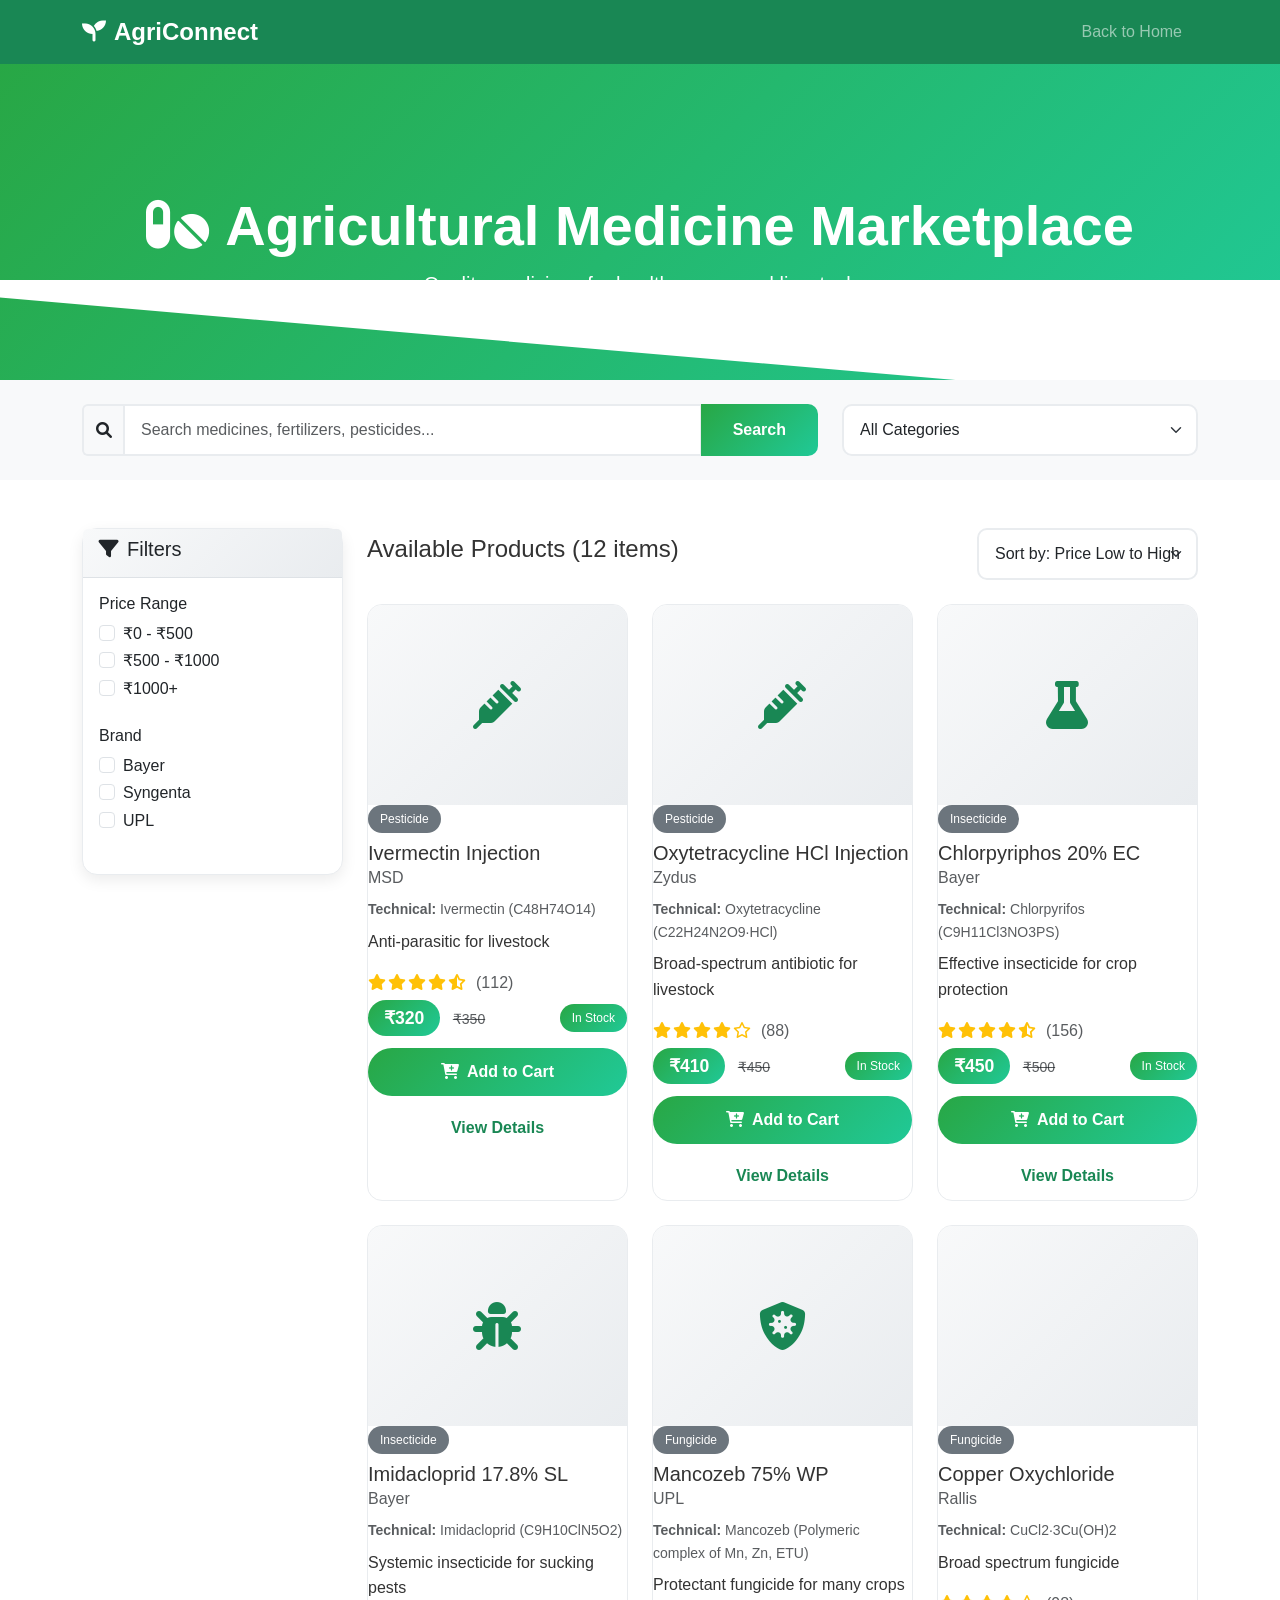
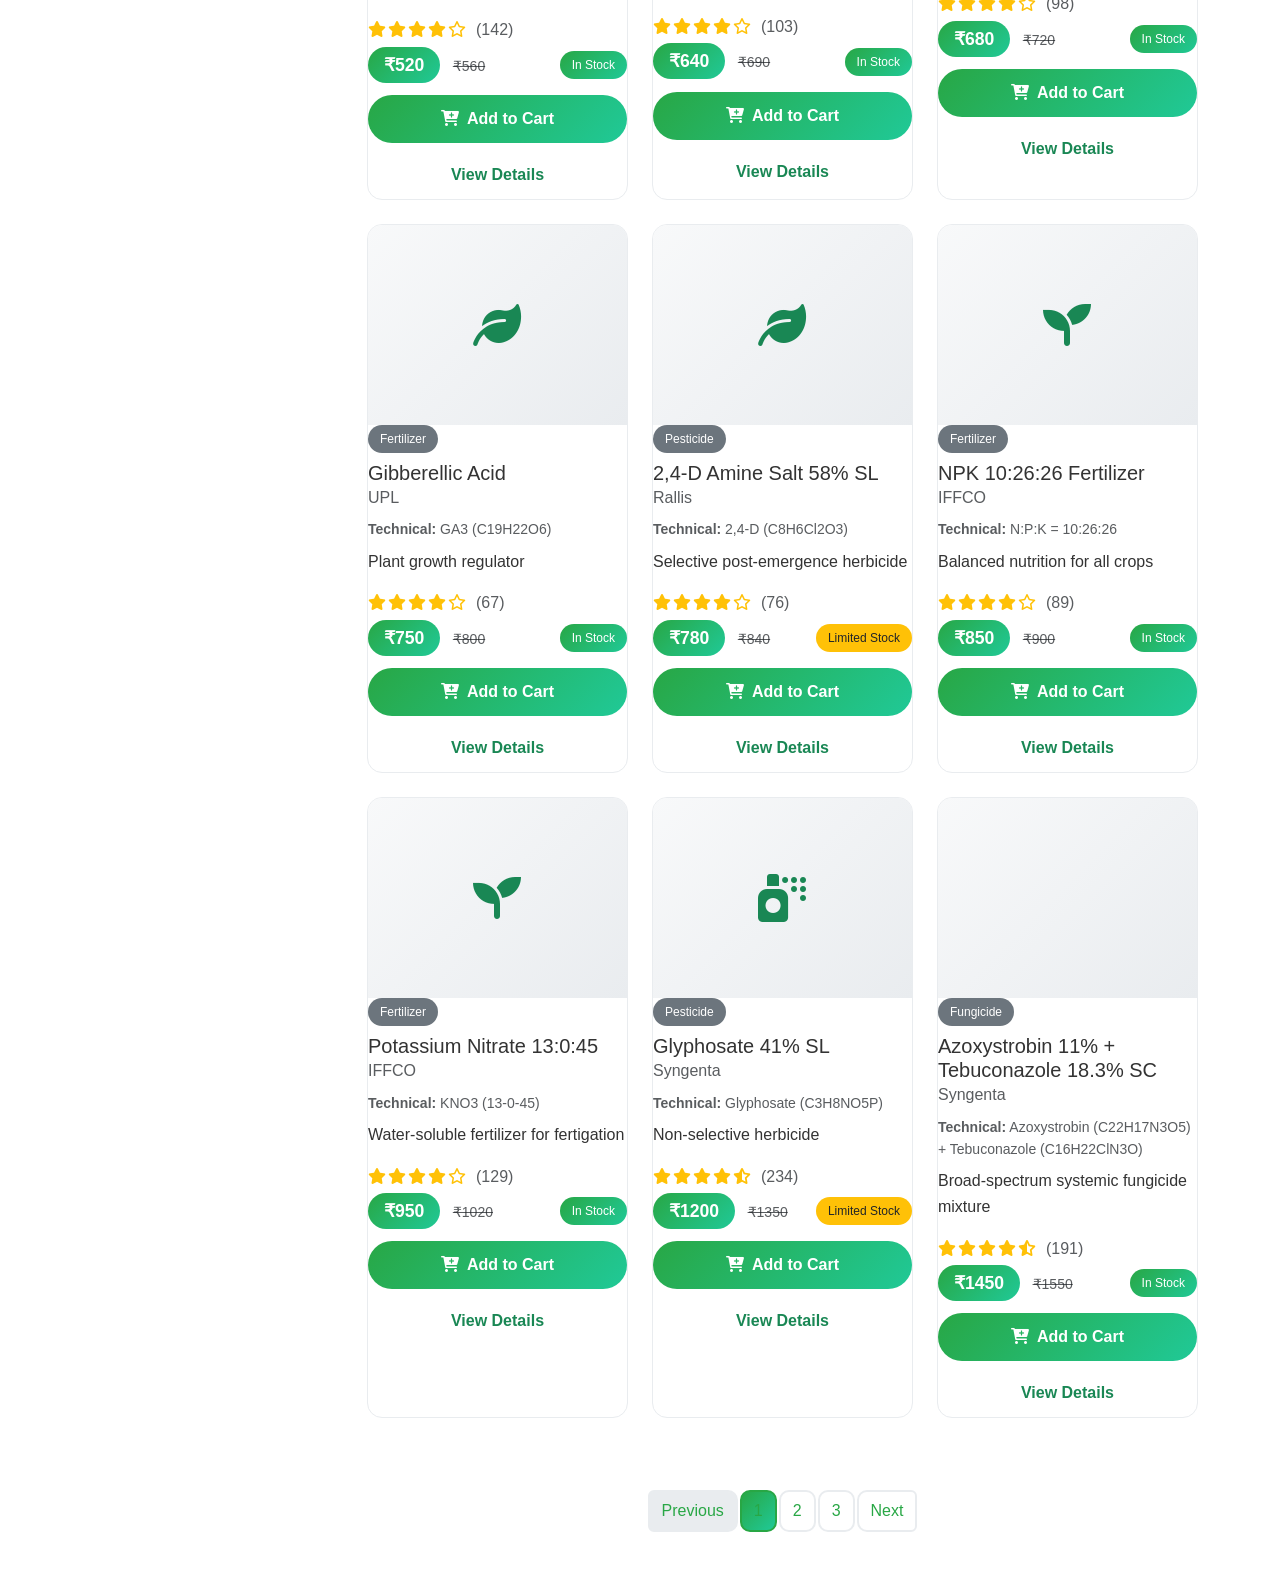
<file: pages/medicine-marketplace.html>
<!DOCTYPE html>
<html lang="en">
<head>
    <meta charset="UTF-8">
    <meta name="viewport" content="width=device-width, initial-scale=1.0">
    <title>Medicine Marketplace - AgriConnect</title>
    <link href="https://cdnjs.cloudflare.com/ajax/libs/font-awesome/6.0.0/css/all.min.css" rel="stylesheet">
    <link href="https://cdnjs.cloudflare.com/ajax/libs/bootstrap/5.3.0/css/bootstrap.min.css" rel="stylesheet">
    <link href="../css/style.css" rel="stylesheet">
</head>
<body>
    <!-- Navigation -->
    <nav class="navbar navbar-expand-lg navbar-dark bg-success">
        <div class="container">
            <a class="navbar-brand fw-bold" href="../index.html">
                <i class="fas fa-seedling me-2"></i>AgriConnect
            </a>
            <div class="navbar-nav ms-auto">
                <a class="nav-link" href="../index.html">Back to Home</a>
            </div>
        </div>
    </nav>

    <!-- Page Header -->
    <div class="page-header">
        <div class="container">
            <h1 class="display-4 fw-bold">
                <i class="fas fa-pills me-3"></i>Agricultural Medicine Marketplace
            </h1>
            <p class="lead">Quality medicines for healthy crops and livestock</p>
        </div>
    </div>

    <!-- Search and Filter Section -->
    <section class="py-4 bg-light">
        <div class="container">
            <div class="row">
                <div class="col-lg-8">
                    <div class="input-group">
                        <span class="input-group-text"><i class="fas fa-search"></i></span>
                        <input id="searchInput" type="text" class="form-control" placeholder="Search medicines, fertilizers, pesticides...">
                        <button id="searchBtn" class="btn btn-success">Search</button>
                    </div>
                </div>
                <div class="col-lg-4">
                    <select id="categorySelect" class="form-select">
                        <option value="all">All Categories</option>
                        <option value="Pesticide">Pesticides</option>
                        <option value="Insecticide">Insecticides</option>
                        <option value="Fungicide">Fungicides</option>
                        <option value="Fertilizer">Fertilizers</option>
                    </select>
                </div>
            </div>
        </div>
    </section>

    <!-- Products Section -->
    <section class="py-5">
        <div class="container">
            <div class="row">
                <!-- Sidebar Filters -->
                <div class="col-lg-3">
                    <div class="card">
                        <div class="card-header">
                            <h5><i class="fas fa-filter me-2"></i>Filters</h5>
                        </div>
                        <div class="card-body">
                            <div class="mb-4">
                                <h6>Price Range</h6>
                                <div class="form-check">
                                    <input class="form-check-input" type="checkbox" id="price1">
                                    <label class="form-check-label" for="price1">₹0 - ₹500</label>
                                </div>
                                <div class="form-check">
                                    <input class="form-check-input" type="checkbox" id="price2">
                                    <label class="form-check-label" for="price2">₹500 - ₹1000</label>
                                </div>
                                <div class="form-check">
                                    <input class="form-check-input" type="checkbox" id="price3">
                                    <label class="form-check-label" for="price3">₹1000+</label>
                                </div>
                            </div>
                            <div class="mb-4">
                                <h6>Brand</h6>
                                <div class="form-check">
                                    <input class="form-check-input" type="checkbox" id="brand1">
                                    <label class="form-check-label" for="brand1">Bayer</label>
                                </div>
                                <div class="form-check">
                                    <input class="form-check-input" type="checkbox" id="brand2">
                                    <label class="form-check-label" for="brand2">Syngenta</label>
                                </div>
                                <div class="form-check">
                                    <input class="form-check-input" type="checkbox" id="brand3">
                                    <label class="form-check-label" for="brand3">UPL</label>
                                </div>
                            </div>
                        </div>
                    </div>
                </div>

                <!-- Products Grid -->
                <div class="col-lg-9">
                    <div class="d-flex justify-content-between align-items-center mb-4">
                        <h4>Available Products (<span id="productCount">0</span> items)</h4>
                        <select id="sortSelect" class="form-select w-auto">
                            <option value="priceAsc">Sort by: Price Low to High</option>
                            <option value="priceDesc">Sort by: Price High to Low</option>
                            <option value="ratingDesc">Sort by: Rating</option>
                            <option value="reviewsDesc">Sort by: Popularity</option>
                        </select>
                    </div>

                    <div class="row" id="productGrid">
                        <!-- Product cards will be generated by JavaScript -->
                    </div>

                    <!-- Pagination -->
                    <nav class="mt-5">
                        <ul class="pagination justify-content-center">
                            <li class="page-item disabled"><a class="page-link" href="#">Previous</a></li>
                            <li class="page-item active"><a class="page-link" href="#">1</a></li>
                            <li class="page-item"><a class="page-link" href="#">2</a></li>
                            <li class="page-item"><a class="page-link" href="#">3</a></li>
                            <li class="page-item"><a class="page-link" href="#">Next</a></li>
                        </ul>
                    </nav>
                </div>
            </div>
        </div>
    </section>

    <!-- Scripts -->
    <script src="https://cdnjs.cloudflare.com/ajax/libs/bootstrap/5.3.0/js/bootstrap.bundle.min.js"></script>
    <script>
        // Sample medicine products data
        const medicines = [
            {
                id: 1,
                name: "Chlorpyriphos 20% EC",
                category: "Insecticide",
                brand: "Bayer",
                technical: "Chlorpyrifos (C9H11Cl3NO3PS)",
                price: 450,
                originalPrice: 500,
                rating: 4.5,
                reviews: 156,
                description: "Effective insecticide for crop protection",
                stock: "In Stock",
                image: "fa-flask"
            },
            {
                id: 2,
                name: "NPK 10:26:26 Fertilizer",
                category: "Fertilizer",
                brand: "IFFCO",
                technical: "N:P:K = 10:26:26",
                price: 850,
                originalPrice: 900,
                rating: 4.3,
                reviews: 89,
                description: "Balanced nutrition for all crops",
                stock: "In Stock",
                image: "fa-seedling"
            },
            {
                id: 3,
                name: "Glyphosate 41% SL",
                category: "Pesticide",
                brand: "Syngenta",
                technical: "Glyphosate (C3H8NO5P)",
                price: 1200,
                originalPrice: 1350,
                rating: 4.7,
                reviews: 234,
                description: "Non-selective herbicide",
                stock: "Limited Stock",
                image: "fa-spray-can"
            },
            {
                id: 4,
                name: "Gibberellic Acid",
                category: "Fertilizer",
                brand: "UPL",
                technical: "GA3 (C19H22O6)",
                price: 750,
                originalPrice: 800,
                rating: 4.2,
                reviews: 67,
                description: "Plant growth regulator",
                stock: "In Stock",
                image: "fa-leaf"
            },
            {
                id: 5,
                name: "Ivermectin Injection",
                category: "Pesticide",
                brand: "MSD",
                technical: "Ivermectin (C48H74O14)",
                price: 320,
                originalPrice: 350,
                rating: 4.6,
                reviews: 112,
                description: "Anti-parasitic for livestock",
                stock: "In Stock",
                image: "fa-syringe"
            },
            {
                id: 6,
                name: "Copper Oxychloride",
                category: "Fungicide",
                brand: "Rallis",
                technical: "CuCl2·3Cu(OH)2",
                price: 680,
                originalPrice: 720,
                rating: 4.1,
                reviews: 98,
                description: "Broad spectrum fungicide",
                stock: "In Stock",
                image: "fa-shield-halved"
            },
            {
                id: 7,
                name: "Imidacloprid 17.8% SL",
                category: "Insecticide",
                brand: "Bayer",
                technical: "Imidacloprid (C9H10ClN5O2)",
                price: 520,
                originalPrice: 560,
                rating: 4.4,
                reviews: 142,
                description: "Systemic insecticide for sucking pests",
                stock: "In Stock",
                image: "fa-bug"
            },
            {
                id: 8,
                name: "Mancozeb 75% WP",
                category: "Fungicide",
                brand: "UPL",
                technical: "Mancozeb (Polymeric complex of Mn, Zn, ETU)",
                price: 640,
                originalPrice: 690,
                rating: 4.2,
                reviews: 103,
                description: "Protectant fungicide for many crops",
                stock: "In Stock",
                image: "fa-shield-virus"
            },
            {
                id: 9,
                name: "2,4-D Amine Salt 58% SL",
                category: "Pesticide",
                brand: "Rallis",
                technical: "2,4-D (C8H6Cl2O3)",
                price: 780,
                originalPrice: 840,
                rating: 4.0,
                reviews: 76,
                description: "Selective post-emergence herbicide",
                stock: "Limited Stock",
                image: "fa-leaf"
            },
            {
                id: 10,
                name: "Azoxystrobin 11% + Tebuconazole 18.3% SC",
                category: "Fungicide",
                brand: "Syngenta",
                technical: "Azoxystrobin (C22H17N3O5) + Tebuconazole (C16H22ClN3O)",
                price: 1450,
                originalPrice: 1550,
                rating: 4.6,
                reviews: 191,
                description: "Broad-spectrum systemic fungicide mixture",
                stock: "In Stock",
                image: "fa-shield-halved"
            },
            {
                id: 11,
                name: "Oxytetracycline HCl Injection",
                category: "Pesticide",
                brand: "Zydus",
                technical: "Oxytetracycline (C22H24N2O9·HCl)",
                price: 410,
                originalPrice: 450,
                rating: 4.3,
                reviews: 88,
                description: "Broad-spectrum antibiotic for livestock",
                stock: "In Stock",
                image: "fa-syringe"
            },
            {
                id: 12,
                name: "Potassium Nitrate 13:0:45",
                category: "Fertilizer",
                brand: "IFFCO",
                technical: "KNO3 (13-0-45)",
                price: 950,
                originalPrice: 1020,
                rating: 4.4,
                reviews: 129,
                description: "Water-soluble fertilizer for fertigation",
                stock: "In Stock",
                image: "fa-seedling"
            }
        ];

        // Current filters
        let currentQuery = '';
        let currentCategory = 'all';
        let currentSort = 'priceAsc';

        function getFilteredAndSortedProducts() {
            let results = medicines.filter(p => {
                const matchesQuery = currentQuery.trim() === ''
                    || p.name.toLowerCase().includes(currentQuery)
                    || p.brand.toLowerCase().includes(currentQuery)
                    || p.category.toLowerCase().includes(currentQuery);
                const matchesCategory = currentCategory === 'all' || p.category === currentCategory;
                return matchesQuery && matchesCategory;
            });

            switch (currentSort) {
                case 'priceAsc':
                    results.sort((a, b) => a.price - b.price);
                    break;
                case 'priceDesc':
                    results.sort((a, b) => b.price - a.price);
                    break;
                case 'ratingDesc':
                    results.sort((a, b) => b.rating - a.rating);
                    break;
                case 'reviewsDesc':
                    results.sort((a, b) => b.reviews - a.reviews);
                    break;
            }
            return results;
        }

        // Render products
        function renderProducts() {
            const productGrid = document.getElementById('productGrid');
            productGrid.innerHTML = '';

            const products = getFilteredAndSortedProducts();
            products.forEach(product => {
                const productCard = `
                    <div class="col-lg-4 col-md-6 mb-4">
                        <div class="product-card h-100">
                            <div class="product-image">
                                <i class="fa-solid ${product.image} text-success"></i>
                            </div>
                            <div class="card-body">
                                <span class="badge bg-secondary mb-2">${product.category}</span>
                                <h5 class="card-title">${product.name}</h5>
                                <p class="text-muted mb-2">${product.brand}</p>
                                ${product.technical ? `<p class="small text-muted mb-2"><strong>Technical:</strong> ${product.technical}</p>` : ''}
                                <p class="card-text">${product.description}</p>
                                <div class="d-flex align-items-center mb-2">
                                    <div class="stars text-warning me-2">
                                        ${generateStars(product.rating)}
                                    </div>
                                    <span class="text-muted">(${product.reviews})</span>
                                </div>
                                <div class="d-flex justify-content-between align-items-center mb-3">
                                    <div>
                                        <span class="price-tag">₹${product.price}</span>
                                        <small class="text-muted text-decoration-line-through ms-2">₹${product.originalPrice}</small>
                                    </div>
                        <span class="badge ${product.stock === 'In Stock' ? 'bg-success' : 'bg-warning text-dark'}">${product.stock}</span>
                                </div>
                                <div class="d-grid gap-2">
                                    <button class="btn btn-success" onclick="addToCart(${product.id})">
                                        <i class="fas fa-cart-plus me-2"></i>Add to Cart
                                    </button>
                                    <button class="btn btn-outline-success" onclick="viewDetails(${product.id})">
                                        View Details
                                    </button>
                                </div>
                            </div>
                        </div>
                    </div>
                `;
                productGrid.innerHTML += productCard;
            });

            const productCount = document.getElementById('productCount');
            if (productCount) {
                productCount.textContent = String(products.length);
            }
        }

        function generateStars(rating) {
            let stars = '';
            for (let i = 1; i <= 5; i++) {
                if (i <= rating) {
                    stars += '<i class="fas fa-star"></i>';
                } else if (i - 0.5 <= rating) {
                    stars += '<i class="fas fa-star-half-alt"></i>';
                } else {
                    stars += '<i class="far fa-star"></i>';
                }
            }
            return stars;
        }

        function addToCart(productId) {
            const product = medicines.find(p => p.id === productId);
            alert(`${product.name} added to cart!`);
        }

        function viewDetails(productId) {
            const product = medicines.find(p => p.id === productId);
            alert(`Viewing details for: ${product.name}\n\nPrice: ₹${product.price}\nBrand: ${product.brand}\nDescription: ${product.description}`);
        }

        // Initialize page
        document.addEventListener('DOMContentLoaded', function() {
            const searchInput = document.getElementById('searchInput');
            const searchBtn = document.getElementById('searchBtn');
            const categorySelect = document.getElementById('categorySelect');
            const sortSelect = document.getElementById('sortSelect');

            function applySearch() {
                currentQuery = (searchInput.value || '').toLowerCase();
                renderProducts();
            }

            searchBtn.addEventListener('click', applySearch);
            searchInput.addEventListener('keydown', function(e) {
                if (e.key === 'Enter') {
                    applySearch();
                }
            });

            categorySelect.addEventListener('change', function() {
                currentCategory = categorySelect.value;
                renderProducts();
            });

            sortSelect.addEventListener('change', function() {
                currentSort = sortSelect.value;
                renderProducts();
            });

            renderProducts();
        });
    </script>
</body>
</html>
</file>
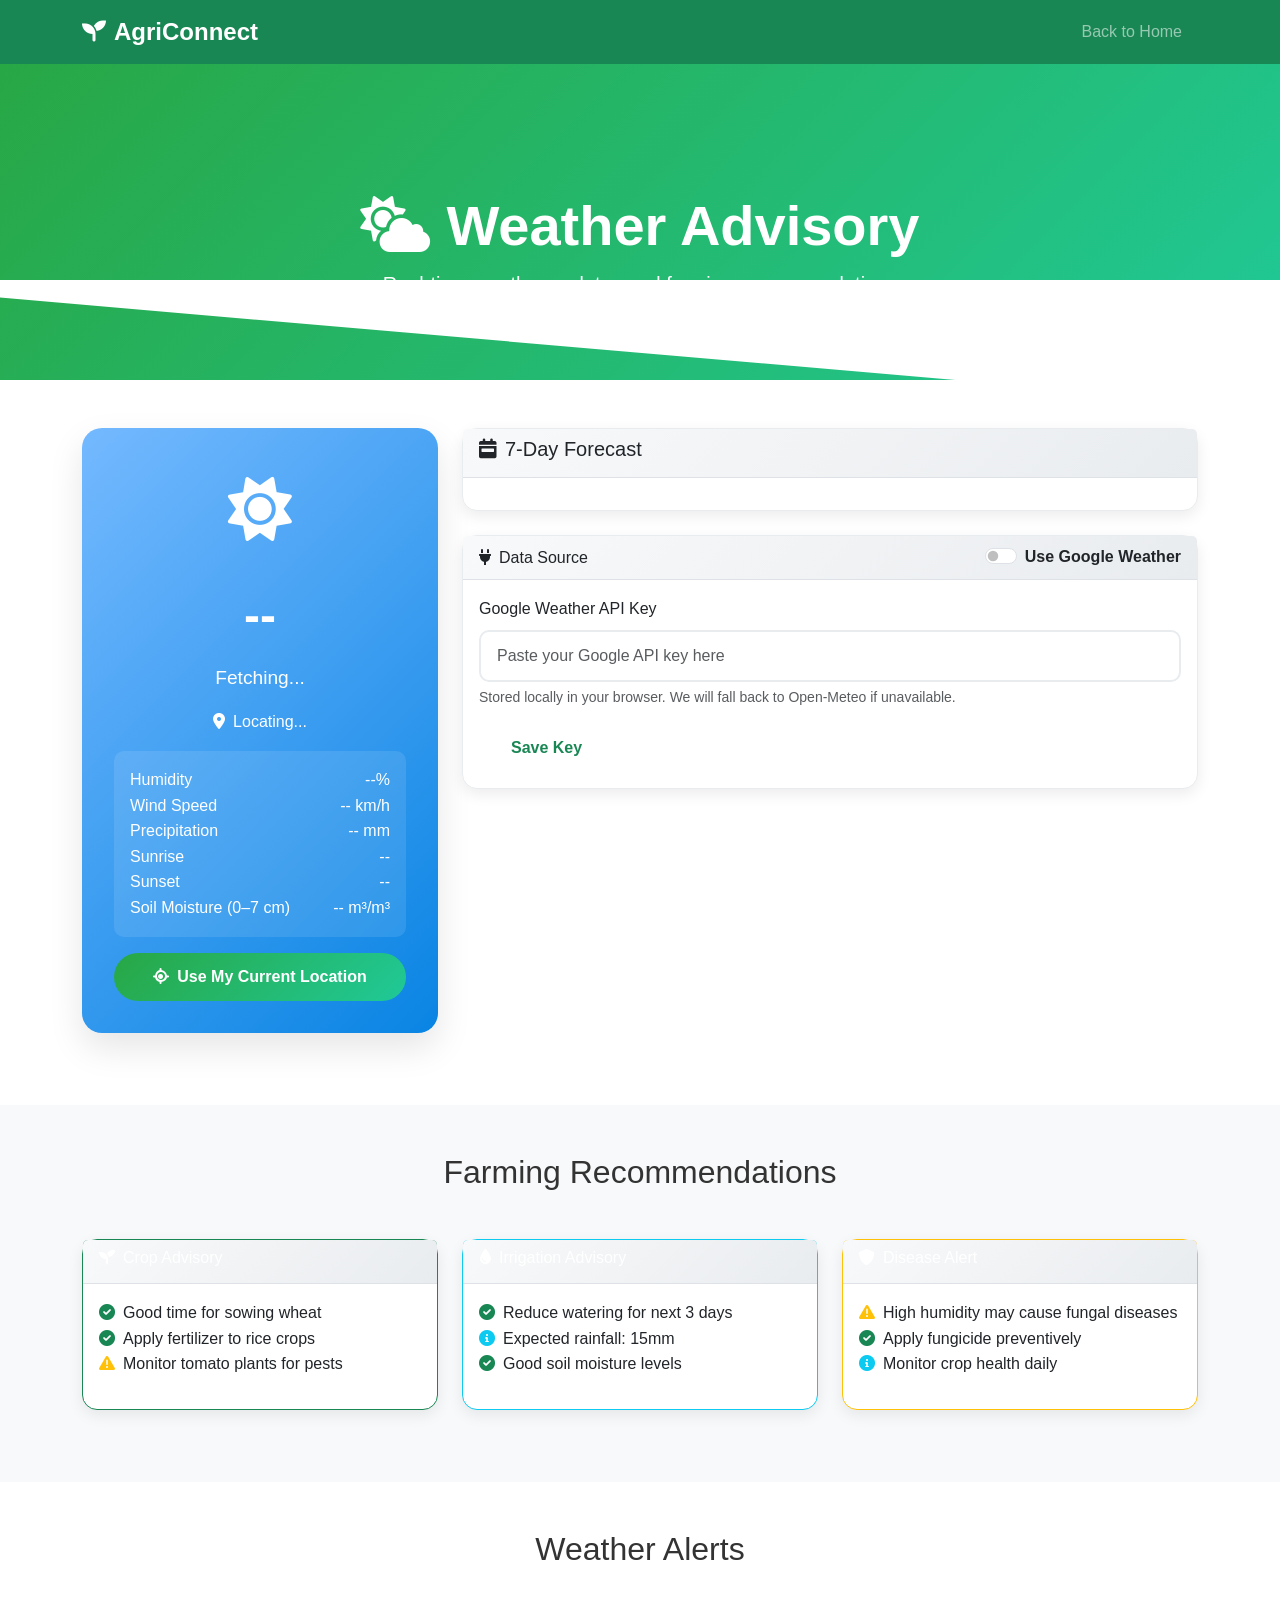
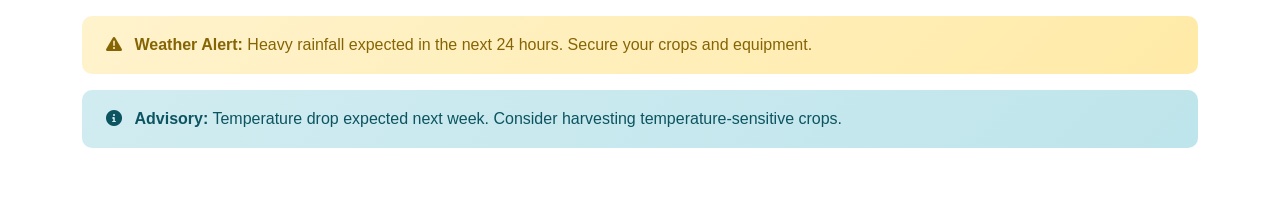
<file: pages/weather-advisory.html>
<!DOCTYPE html>
<html lang="en">
<head>
    <meta charset="UTF-8">
    <meta name="viewport" content="width=device-width, initial-scale=1.0">
    <title>Weather Advisory - AgriConnect</title>
    <link href="https://cdnjs.cloudflare.com/ajax/libs/font-awesome/6.0.0/css/all.min.css" rel="stylesheet">
    <link href="https://cdnjs.cloudflare.com/ajax/libs/bootstrap/5.3.0/css/bootstrap.min.css" rel="stylesheet">
    <link href="../css/style.css" rel="stylesheet">
</head>
<body>
    <!-- Navigation -->
    <nav class="navbar navbar-expand-lg navbar-dark bg-success">
        <div class="container">
            <a class="navbar-brand fw-bold" href="../index.html">
                <i class="fas fa-seedling me-2"></i>AgriConnect
            </a>
            <div class="navbar-nav ms-auto">
                <a class="nav-link" href="../index.html">Back to Home</a>
            </div>
        </div>
    </nav>

    <!-- Page Header -->
    <div class="page-header">
        <div class="container">
            <h1 class="display-4 fw-bold">
                <i class="fas fa-cloud-sun me-3"></i>Weather Advisory
            </h1>
            <p class="lead">Real-time weather updates and farming recommendations</p>
        </div>
    </div>

    <!-- Current Weather -->
    <section class="py-5">
        <div class="container">
            <div class="row">
                <div class="col-lg-4 mb-4">
                    <div class="weather-card">
                        <div class="weather-icon" id="weatherIcon">
                            <i class="fas fa-sun"></i>
                        </div>
                        <div class="temperature" id="temperature">--</div>
                        <div class="weather-condition" id="condition">Fetching...</div>
                        <div class="location" id="locationName">
                            <i class="fas fa-map-marker-alt me-2"></i>Locating...
                        </div>
                        <div class="weather-details mt-3">
                            <div class="d-flex justify-content-between">
                                <span>Humidity</span>
                                <span id="humidityVal">--%</span>
                            </div>
                            <div class="d-flex justify-content-between">
                                <span>Wind Speed</span>
                                <span id="windVal">-- km/h</span>
                            </div>
                            <div class="d-flex justify-content-between">
                                <span>Precipitation</span>
                                <span id="precipVal">-- mm</span>
                            </div>
                            <div class="d-flex justify-content-between">
                                <span>Sunrise</span>
                                <span id="sunriseVal">--</span>
                            </div>
                            <div class="d-flex justify-content-between">
                                <span>Sunset</span>
                                <span id="sunsetVal">--</span>
                            </div>
                            <div class="d-flex justify-content-between">
                                <span>Soil Moisture (0–7 cm)</span>
                                <span id="soilVal">-- m³/m³</span>
                            </div>
                        </div>
                        <button id="useLocationBtn" class="btn btn-success w-100 mt-3">
                            <i class="fas fa-location-crosshairs me-2"></i>Use My Current Location
                        </button>
                    </div>
                </div>

                <div class="col-lg-8">
                    <div class="card">
                        <div class="card-header">
                            <h5><i class="fas fa-calendar-week me-2"></i>7-Day Forecast</h5>
                        </div>
                        <div class="card-body">
                            <div class="row" id="weeklyForecast">
                                <!-- Forecast will be generated here -->
                            </div>
                        </div>
                    </div>
                    <div class="card mt-4">
                        <div class="card-header d-flex justify-content-between align-items-center">
                            <h6 class="mb-0"><i class="fas fa-plug me-2"></i>Data Source</h6>
                            <div class="form-check form-switch">
                                <input class="form-check-input" type="checkbox" id="useGoogleWeather">
                                <label class="form-check-label" for="useGoogleWeather">Use Google Weather</label>
                            </div>
                        </div>
                        <div class="card-body">
                            <label class="form-label">Google Weather API Key</label>
                            <input type="password" id="googleApiKey" class="form-control" placeholder="Paste your Google API key here">
                            <div class="form-text">Stored locally in your browser. We will fall back to Open‑Meteo if unavailable.</div>
                            <button id="saveGoogleKeyBtn" class="btn btn-outline-success mt-3">Save Key</button>
                        </div>
                    </div>
                </div>
            </div>
        </div>
    </section>

    <!-- Farm Recommendations -->
    <section class="py-5 bg-light">
        <div class="container">
            <h2 class="text-center mb-5">Farming Recommendations</h2>
            <div class="row">
                <div class="col-lg-4 mb-4">
                    <div class="card border-success h-100">
                        <div class="card-header bg-success text-white">
                            <h6><i class="fas fa-seedling me-2"></i>Crop Advisory</h6>
                        </div>
                        <div class="card-body">
                            <ul class="list-unstyled">
                                <li><i class="fas fa-check-circle text-success me-2"></i>Good time for sowing wheat</li>
                                <li><i class="fas fa-check-circle text-success me-2"></i>Apply fertilizer to rice crops</li>
                                <li><i class="fas fa-exclamation-triangle text-warning me-2"></i>Monitor tomato plants for pests</li>
                            </ul>
                        </div>
                    </div>
                </div>

                <div class="col-lg-4 mb-4">
                    <div class="card border-info h-100">
                        <div class="card-header bg-info text-white">
                            <h6><i class="fas fa-tint me-2"></i>Irrigation Advisory</h6>
                        </div>
                        <div class="card-body">
                            <ul class="list-unstyled">
                                <li><i class="fas fa-check-circle text-success me-2"></i>Reduce watering for next 3 days</li>
                                <li><i class="fas fa-info-circle text-info me-2"></i>Expected rainfall: 15mm</li>
                                <li><i class="fas fa-check-circle text-success me-2"></i>Good soil moisture levels</li>
                            </ul>
                        </div>
                    </div>
                </div>

                <div class="col-lg-4 mb-4">
                    <div class="card border-warning h-100">
                        <div class="card-header bg-warning text-white">
                            <h6><i class="fas fa-shield-alt me-2"></i>Disease Alert</h6>
                        </div>
                        <div class="card-body">
                            <ul class="list-unstyled">
                                <li><i class="fas fa-exclamation-triangle text-warning me-2"></i>High humidity may cause fungal diseases</li>
                                <li><i class="fas fa-check-circle text-success me-2"></i>Apply fungicide preventively</li>
                                <li><i class="fas fa-info-circle text-info me-2"></i>Monitor crop health daily</li>
                            </ul>
                        </div>
                    </div>
                </div>
            </div>
        </div>
    </section>

    <!-- Weather Alerts -->
    <section class="py-5">
        <div class="container">
            <h2 class="text-center mb-5">Weather Alerts</h2>
            <div class="alert alert-warning" role="alert">
                <i class="fas fa-exclamation-triangle me-2"></i>
                <strong>Weather Alert:</strong> Heavy rainfall expected in the next 24 hours. Secure your crops and equipment.
            </div>
            <div class="alert alert-info" role="alert">
                <i class="fas fa-info-circle me-2"></i>
                <strong>Advisory:</strong> Temperature drop expected next week. Consider harvesting temperature-sensitive crops.
            </div>
        </div>
    </section>

    <script src="https://cdnjs.cloudflare.com/ajax/libs/bootstrap/5.3.0/js/bootstrap.bundle.min.js"></script>
    <script>
        const weeklyForecastEl = document.getElementById('weeklyForecast');

        function weatherCodeToIconAndText(code) {
            // WMO weather codes mapping (simplified)
            const map = {
                0: ['fas fa-sun', 'Clear'],
                1: ['fas fa-sun', 'Mainly clear'],
                2: ['fas fa-cloud-sun', 'Partly cloudy'],
                3: ['fas fa-cloud', 'Overcast'],
                45: ['fas fa-smog', 'Fog'],
                48: ['fas fa-smog', 'Depositing rime fog'],
                51: ['fas fa-cloud-rain', 'Light drizzle'],
                53: ['fas fa-cloud-rain', 'Drizzle'],
                55: ['fas fa-cloud-rain', 'Dense drizzle'],
                61: ['fas fa-cloud-showers-heavy', 'Slight rain'],
                63: ['fas fa-cloud-showers-heavy', 'Rain'],
                65: ['fas fa-cloud-showers-heavy', 'Heavy rain'],
                66: ['fas fa-cloud-meatball', 'Freezing rain'],
                67: ['fas fa-cloud-meatball', 'Heavy freezing rain'],
                71: ['fas fa-snowflake', 'Slight snow'],
                73: ['fas fa-snowflake', 'Snow'],
                75: ['fas fa-snowflake', 'Heavy snow'],
                80: ['fas fa-cloud-sun-rain', 'Rain showers'],
                81: ['fas fa-cloud-sun-rain', 'Rain showers'],
                82: ['fas fa-cloud-sun-rain', 'Violent rain showers'],
                95: ['fas fa-bolt', 'Thunderstorm'],
                96: ['fas fa-bolt', 'Thunderstorm with hail'],
                99: ['fas fa-bolt', 'Thunderstorm with heavy hail']
            };
            return map[code] || ['fas fa-cloud', 'Cloudy'];
        }

        async function reverseGeocode(lat, lon) {
            try {
                const res = await fetch(`https://geocoding-api.open-meteo.com/v1/reverse?latitude=${lat}&longitude=${lon}&language=en`);
                const data = await res.json();
                if (data && data.results && data.results.length) {
                    const r = data.results[0];
                    return `${r.name || ''}${r.admin1 ? ', ' + r.admin1 : ''}${r.country ? ', ' + r.country : ''}`.replace(/^,\s*/, '');
                }
            } catch (e) {}
            return `Lat ${lat.toFixed(2)}, Lon ${lon.toFixed(2)}`;
        }

        async function fetchWeather(lat, lon) {
            const url = `https://api.open-meteo.com/v1/forecast?latitude=${lat}&longitude=${lon}&current=temperature_2m,relative_humidity_2m,wind_speed_10m,precipitation,weather_code&hourly=soil_moisture_0_to_7cm&daily=weather_code,temperature_2m_max,temperature_2m_min,precipitation_sum,sunrise,sunset&timezone=auto`;
            const res = await fetch(url);
            if (!res.ok) throw new Error('Weather fetch failed');
            return await res.json();
        }

        async function fetchGoogleWeather(lat, lon, apiKey) {
            // Google Weather API (via Google Maps Weather layer) requires Places/Weather APIs; endpoint may vary.
            // Placeholder example for demonstration; replace with actual Google endpoint when available.
            const endpoint = `https://weather.googleapis.com/v1/geocode/${lat},${lon}:getCurrent?key=${encodeURIComponent(apiKey)}`;
            const res = await fetch(endpoint);
            if (!res.ok) throw new Error('Google Weather fetch failed');
            return await res.json();
        }

        function renderCurrent(current) {
            const [iconClass, text] = weatherCodeToIconAndText(current.weather_code);
            document.getElementById('weatherIcon').innerHTML = `<i class="${iconClass}"></i>`;
            document.getElementById('temperature').textContent = `${Math.round(current.temperature_2m)}°C`;
            document.getElementById('condition').textContent = text;
            document.getElementById('humidityVal').textContent = `${Math.round(current.relative_humidity_2m)}%`;
            document.getElementById('windVal').textContent = `${Math.round(current.wind_speed_10m)} km/h`;
            document.getElementById('precipVal').textContent = `${Number(current.precipitation).toFixed(1)} mm`;
        }

        function renderDaily(daily) {
            weeklyForecastEl.innerHTML = '';
            for (let i = 0; i < daily.time.length; i++) {
                const day = new Date(daily.time[i]).toLocaleDateString(undefined, { weekday: 'short' });
                const [iconClass, text] = weatherCodeToIconAndText(daily.weather_code[i]);
                const maxT = Math.round(daily.temperature_2m_max[i]);
                const minT = Math.round(daily.temperature_2m_min[i]);
                const precip = Number(daily.precipitation_sum[i] || 0).toFixed(1);
                const card = `
                    <div class="col-6 col-md-4 col-lg-3 mb-3">
                        <div class="card text-center h-100">
                            <div class="card-body">
                                <div class="mb-2"><i class="${iconClass} text-success"></i></div>
                                <h6 class="mb-1">${day}</h6>
                                <div class="small text-muted mb-1">${text}</div>
                                <div class="fw-bold">${minT}° / ${maxT}°C</div>
                                <div class="small text-muted">Precip: ${precip} mm</div>
                            </div>
                        </div>
                    </div>`;
                weeklyForecastEl.innerHTML += card;
            }

            // Update today's sunrise/sunset if available
            const sunrise = daily.sunrise && daily.sunrise[0] ? new Date(daily.sunrise[0]) : null;
            const sunset = daily.sunset && daily.sunset[0] ? new Date(daily.sunset[0]) : null;
            document.getElementById('sunriseVal').textContent = sunrise ? sunrise.toLocaleTimeString([], { hour: '2-digit', minute: '2-digit' }) : '--';
            document.getElementById('sunsetVal').textContent = sunset ? sunset.toLocaleTimeString([], { hour: '2-digit', minute: '2-digit' }) : '--';
        }

        async function loadForLocation(lat, lon) {
            try {
                const useGoogle = localStorage.getItem('useGoogleWeather') === 'true';
                const apiKey = localStorage.getItem('googleWeatherApiKey') || '';

                const placePromise = reverseGeocode(lat, lon);
                let weather;
                if (useGoogle && apiKey) {
                    try {
                        const googleData = await fetchGoogleWeather(lat, lon, apiKey);
                        // Transform Google response to our format fallback
                        weather = {
                            current: {
                                temperature_2m: googleData?.current?.temperatureCelsius ?? 0,
                                relative_humidity_2m: googleData?.current?.humidity ?? 0,
                                wind_speed_10m: googleData?.current?.windSpeedKph ?? 0,
                                precipitation: googleData?.current?.precipitationMm ?? 0,
                                weather_code: 3
                            },
                            daily: {
                                time: [],
                                weather_code: [],
                                temperature_2m_max: [],
                                temperature_2m_min: [],
                                precipitation_sum: [],
                                sunrise: [],
                                sunset: []
                            },
                            hourly: { soil_moisture_0_to_7cm: [] }
                        };
                    } catch (e) {
                        weather = await fetchWeather(lat, lon);
                    }
                } else {
                    weather = await fetchWeather(lat, lon);
                }

                const place = await placePromise;
                document.getElementById('locationName').innerHTML = `<i class="fas fa-map-marker-alt me-2"></i>${place}`;
                renderCurrent(weather.current);
                renderDaily(weather.daily);

                // Soil moisture from hourly series: choose last available entry
                let soil = null;
                if (weather.hourly && weather.hourly.soil_moisture_0_to_7cm && weather.hourly.soil_moisture_0_to_7cm.length) {
                    const series = weather.hourly.soil_moisture_0_to_7cm;
                    soil = series[series.length - 1];
                }
                document.getElementById('soilVal').textContent = soil != null ? `${Number(soil).toFixed(2)} m³/m³` : '-- m³/m³';
            } catch (err) {
                document.getElementById('condition').textContent = 'Unable to load weather';
            }
        }

        function detectAndLoad() {
            if (!navigator.geolocation) {
                document.getElementById('condition').textContent = 'Geolocation not supported';
                return;
            }
            navigator.geolocation.getCurrentPosition(
                pos => loadForLocation(pos.coords.latitude, pos.coords.longitude),
                () => {
                    document.getElementById('condition').textContent = 'Permission denied. Showing default: Delhi';
                    // Fallback: New Delhi coordinates
                    loadForLocation(28.6139, 77.2090);
                },
                { enableHighAccuracy: true, timeout: 10000 }
            );
        }

        document.getElementById('useLocationBtn').addEventListener('click', detectAndLoad);
        document.addEventListener('DOMContentLoaded', detectAndLoad);

        // Settings handlers
        document.getElementById('saveGoogleKeyBtn').addEventListener('click', function() {
            const key = (document.getElementById('googleApiKey').value || '').trim();
            if (key) {
                localStorage.setItem('googleWeatherApiKey', key);
                alert('Google API key saved locally.');
            }
        });
        const useGoogleToggle = document.getElementById('useGoogleWeather');
        useGoogleToggle.addEventListener('change', function() {
            localStorage.setItem('useGoogleWeather', useGoogleToggle.checked ? 'true' : 'false');
        });
        // Initialize settings UI
        (function initSettingsUI(){
            const savedKey = localStorage.getItem('googleWeatherApiKey') || '';
            const useGoogle = localStorage.getItem('useGoogleWeather') === 'true';
            document.getElementById('googleApiKey').value = savedKey;
            useGoogleToggle.checked = useGoogle;
        })();
</file>
<file: css/style.css>
/* Global Styles */
* {
    margin: 0;
    padding: 0;
    box-sizing: border-box;
}

body {
    font-family: 'Segoe UI', Tahoma, Geneva, Verdana, sans-serif;
    line-height: 1.6;
    color: #333;
    overflow-x: hidden;
}

/* Hero Section */
.hero-section {
    background: linear-gradient(135deg, #28a745 0%, #20c997 100%);
    min-height: 100vh;
    display: flex;
    align-items: center;
    position: relative;
    overflow: hidden;
}

.hero-section::before {
    content: '';
    position: absolute;
    top: 0;
    left: 0;
    right: 0;
    bottom: 0;
    background: url('data:image/svg+xml,<svg xmlns="http://www.w3.org/2000/svg" viewBox="0 0 1000 1000"><polygon fill="rgba(255,255,255,0.1)" points="0,1000 1000,800 1000,1000"/></svg>');
    background-size: cover;
}

.hero-image {
    text-align: center;
    animation: float 3s ease-in-out infinite;
}

@keyframes float {
    0%, 100% { transform: translateY(0px); }
    50% { transform: translateY(-20px); }
}

/* Service Cards */
.service-card {
    background: white;
    padding: 2rem;
    border-radius: 15px;
    box-shadow: 0 10px 30px rgba(0,0,0,0.1);
    text-align: center;
    transition: all 0.3s ease;
    border: 1px solid #e9ecef;
    height: 100%;
}

.service-card:hover {
    transform: translateY(-10px);
    box-shadow: 0 20px 40px rgba(0,0,0,0.15);
}

.service-icon {
    width: 80px;
    height: 80px;
    background: linear-gradient(135deg, #28a745, #20c997);
    border-radius: 50%;
    display: flex;
    align-items: center;
    justify-content: center;
    margin: 0 auto 1.5rem;
    font-size: 2rem;
    color: white;
}

.service-card h4 {
    color: #2c3e50;
    margin-bottom: 1rem;
    font-weight: 600;
}

.service-card p {
    color: #6c757d;
    margin-bottom: 1.5rem;
}

/* Feature List */
.feature-list {
    list-style: none;
}

.feature-item {
    display: flex;
    align-items: center;
    margin-bottom: 1rem;
    font-size: 1.1rem;
}

.feature-item i {
    margin-right: 1rem;
    font-size: 1.2rem;
}

/* Stats Animation */
.stat-item h2 {
    margin-bottom: 0.5rem;
}

/* Navigation */
.navbar-brand {
    font-size: 1.5rem;
}

.navbar-nav .nav-link {
    font-weight: 500;
    padding: 0.5rem 1rem !important;
}

.navbar.scrolled {
    background: rgba(40, 167, 69, 0.95) !important;
    backdrop-filter: blur(10px);
}

/* Buttons */
.btn {
    border-radius: 25px;
    font-weight: 600;
    padding: 0.75rem 2rem;
    transition: all 0.3s ease;
    border: none;
}

.btn:hover {
    transform: translateY(-2px);
    box-shadow: 0 5px 15px rgba(0,0,0,0.2);
}

.btn-success {
    background: linear-gradient(135deg, #28a745, #20c997);
}

.btn-success:hover {
    background: linear-gradient(135deg, #218838, #1ea080);
}

/* Footer */
footer {
    background: #2c3e50 !important;
}

footer a {
    color: #bdc3c7;
    text-decoration: none;
    transition: color 0.3s ease;
}

footer a:hover {
    color: #28a745;
}

.social-links a {
    display: inline-block;
    width: 40px;
    height: 40px;
    background: #34495e;
    border-radius: 50%;
    text-align: center;
    line-height: 40px;
    margin-right: 10px;
    transition: all 0.3s ease;
}

.social-links a:hover {
    background: #28a745;
    transform: translateY(-3px);
}

/* Modals */
.modal-content {
    border-radius: 15px;
    border: none;
    box-shadow: 0 20px 60px rgba(0,0,0,0.3);
}

.modal-header {
    border-bottom: 1px solid #e9ecef;
    padding: 1.5rem;
    background: linear-gradient(135deg, #28a745, #20c997);
    color: white;
    border-radius: 15px 15px 0 0;
}

.modal-body {
    padding: 2rem;
}

/* Form Styles */
.form-control, .form-select {
    border-radius: 10px;
    border: 2px solid #e9ecef;
    padding: 0.75rem 1rem;
    transition: all 0.3s ease;
}

.form-control:focus, .form-select:focus {
    border-color: #28a745;
    box-shadow: 0 0 0 0.2rem rgba(40, 167, 69, 0.25);
}

.form-control.is-invalid {
    border-color: #dc3545;
}

.form-control.is-valid {
    border-color: #28a745;
}

/* Page Headers */
.page-header {
    background: linear-gradient(135deg, #28a745 0%, #20c997 100%);
    color: white;
    padding: 8rem 0 4rem;
    text-align: center;
    position: relative;
}

.page-header::before {
    content: '';
    position: absolute;
    bottom: 0;
    left: 0;
    right: 0;
    height: 100px;
    background: url('data:image/svg+xml,<svg xmlns="http://www.w3.org/2000/svg" viewBox="0 0 1200 120"><path d="M1200 120L0 16.48V0h1200v120z" fill="white"></path></svg>');
    background-size: cover;
}

/* Product Cards */
.product-card {
    border: 1px solid #e9ecef;
    border-radius: 15px;
    overflow: hidden;
    transition: all 0.3s ease;
    background: white;
    height: 100%;
}

.product-card:hover {
    box-shadow: 0 15px 35px rgba(0,0,0,0.1);
    transform: translateY(-5px);
}

.product-image {
    height: 200px;
    background: linear-gradient(135deg, #f8f9fa, #e9ecef);
    display: flex;
    align-items: center;
    justify-content: center;
    font-size: 3rem;
    color: #6c757d;
    position: relative;
}

.price-tag {
    background: linear-gradient(135deg, #28a745, #20c997);
    color: white;
    padding: 0.5rem 1rem;
    border-radius: 25px;
    font-weight: bold;
    font-size: 1.1rem;
}

/* Weather Card */
.weather-card {
    background: linear-gradient(135deg, #74b9ff 0%, #0984e3 100%);
    color: white;
    border-radius: 20px;
    padding: 2rem;
    text-align: center;
    box-shadow: 0 15px 35px rgba(0,0,0,0.1);
}

.weather-icon {
    font-size: 4rem;
    margin-bottom: 1rem;
    animation: bounce 2s infinite;
}

@keyframes bounce {
    0%, 20%, 50%, 80%, 100% { transform: translateY(0); }
    40% { transform: translateY(-10px); }
    60% { transform: translateY(-5px); }
}

.temperature {
    font-size: 3rem;
    font-weight: bold;
    margin-bottom: 0.5rem;
}

.weather-condition {
    font-size: 1.2rem;
    margin-bottom: 1rem;
}

.weather-details {
    background: rgba(255,255,255,0.1);
    padding: 1rem;
    border-radius: 10px;
}

/* Job Card */
.job-card {
    border-left: 4px solid #28a745;
    padding: 2rem;
    margin-bottom: 2rem;
    background: white;
    border-radius: 10px;
    box-shadow: 0 5px 15px rgba(0,0,0,0.08);
    transition: all 0.3s ease;
}

.job-card:hover {
    box-shadow: 0 10px 25px rgba(0,0,0,0.15);
    transform: translateX(5px);
}

.job-type {
    background: #e8f5e8;
    color: #28a745;
    padding: 0.5rem 1rem;
    border-radius: 20px;
    font-size: 0.875rem;
    font-weight: 600;
}

/* Land Card */
.land-card {
    position: relative;
    overflow: hidden;
    border-radius: 20px;
    box-shadow: 0 15px 35px rgba(0,0,0,0.1);
    height: 100%;
    transition: all 0.3s ease;
}

.land-card:hover {
    transform: scale(1.02);
    box-shadow: 0 20px 40px rgba(0,0,0,0.15);
}

.land-image {
    height: 300px;
    background: linear-gradient(45deg, #28a745, #20c997);
    display: flex;
    align-items: center;
    justify-content: center;
    color: white;
    font-size: 4rem;
}

.land-info {
    position: absolute;
    bottom: 0;
    left: 0;
    right: 0;
    background: linear-gradient(transparent, rgba(0,0,0,0.9));
    color: white;
    padding: 3rem 2rem 2rem;
}

.features .badge {
    margin-right: 0.5rem;
    margin-bottom: 0.5rem;
}

/* Alerts and Messages */
.alert {
    border-radius: 10px;
    border: none;
    padding: 1rem 1.5rem;
}

.alert-success {
    background: linear-gradient(135deg, #d4edda, #c3e6cb);
    color: #155724;
}

.alert-danger {
    background: linear-gradient(135deg, #f8d7da, #f1aeb5);
    color: #721c24;
}

.alert-warning {
    background: linear-gradient(135deg, #fff3cd, #ffeaa7);
    color: #856404;
}

.alert-info {
    background: linear-gradient(135deg, #d1ecf1, #bee5eb);
    color: #0c5460;
}

/* Loading States */
.loading {
    display: inline-block;
    width: 20px;
    height: 20px;
    border: 3px solid rgba(255,255,255,.3);
    border-radius: 50%;
    border-top-color: #fff;
    animation: spin 1s ease-in-out infinite;
}

@keyframes spin {
    to { transform: rotate(360deg); }
}

/* Utility Classes */
.text-gradient {
    background: linear-gradient(135deg, #28a745, #20c997);
    -webkit-background-clip: text;
    -webkit-text-fill-color: transparent;
    background-clip: text;
}

.bg-gradient-success {
    background: linear-gradient(135deg, #28a745 0%, #20c997 100%);
}

.shadow-lg {
    box-shadow: 0 1rem 3rem rgba(0,0,0,0.175) !important;
}

/* Animation Classes */
.fade-in {
    animation: fadeIn 0.6s ease-in;
}

@keyframes fadeIn {
    from { opacity: 0; transform: translateY(30px); }
    to { opacity: 1; transform: translateY(0); }
}

.slide-in-left {
    animation: slideInLeft 0.6s ease-out;
}

@keyframes slideInLeft {
    from { opacity: 0; transform: translateX(-50px); }
    to { opacity: 1; transform: translateX(0); }
}

.slide-in-right {
    animation: slideInRight 0.6s ease-out;
}

@keyframes slideInRight {
    from { opacity: 0; transform: translateX(50px); }
    to { opacity: 1; transform: translateX(0); }
}

/* Stars Rating */
.stars {
    color: #ffc107;
}

.stars i {
    margin-right: 2px;
}

/* Search and Filter Styles */
.input-group .form-control {
    border-radius: 10px 0 0 10px;
}

.input-group .btn {
    border-radius: 0 10px 10px 0;
}

.input-group-text {
    background: #f8f9fa;
    border: 2px solid #e9ecef;
    border-right: none;
}

/* Card Enhancements */
.card {
    border-radius: 15px;
    border: 1px solid #e9ecef;
    box-shadow: 0 5px 15px rgba(0,0,0,0.08);
}

.card-header {
    background: linear-gradient(135deg, #f8f9fa, #e9ecef);
    border-bottom: 1px solid #dee2e6;
    border-radius: 15px 15px 0 0;
    font-weight: 600;
}

/* List Group Styles */
.list-group-item {
    border: none;
    border-bottom: 1px solid #e9ecef;
    transition: all 0.3s ease;
}

.list-group-item:hover {
    background: #f8f9fa;
    transform: translateX(5px);
}

.list-group-item-action:hover {
    background: linear-gradient(135deg, #e8f5e8, #d4edda);
    color: #28a745;
}

/* Pagination Styles */
.pagination .page-link {
    border-radius: 10px;
    margin: 0 3px;
    border: 2px solid #e9ecef;
    color: #28a745;
    transition: all 0.3s ease;
}

.pagination .page-link:hover {
    background: #28a745;
    border-color: #28a745;
    color: white;
    transform: translateY(-2px);
}

.pagination .page-item.active .page-link {
    background: linear-gradient(135deg, #28a745, #20c997);
    border-color: #28a745;
}

/* Badge Styles */
.badge {
    font-weight: 500;
    padding: 0.5rem 0.75rem;
    border-radius: 15px;
}

.badge.bg-success {
    background: linear-gradient(135deg, #28a745, #20c997) !important;
}

/* Toast Notifications */
.toast {
    border-radius: 10px;
    box-shadow: 0 10px 25px rgba(0,0,0,0.15);
}

/* Responsive Design */
@media (max-width: 768px) {
    .hero-section {
        text-align: center;
        padding: 4rem 0;
        min-height: 80vh;
    }
    
    .display-4 {
        font-size: 2.5rem;
    }
    
    .service-card {
        margin-bottom: 2rem;
    }
    
    .btn-lg {
        padding: 0.75rem 1.5rem;
        font-size: 1rem;
    }
    
    .page-header {
        padding: 6rem 0 3rem;
    }
    
    .modal-dialog {
        margin: 1rem;
    }
    
    .land-card .land-info {
        position: static;
        background: white;
        color: #333;
        padding: 1.5rem;
    }
    
    .weather-card {
        margin-bottom: 2rem;
    }
    
    .product-image {
        height: 150px;
        font-size: 2rem;
    }
}

@media (max-width: 576px) {
    .service-icon {
        width: 60px;
        height: 60px;
        font-size: 1.5rem;
    }
    
    .weather-icon {
        font-size: 3rem;
    }
    
    .temperature {
        font-size: 2.5rem;
    }
    
    .btn {
        padding: 0.6rem 1.5rem;
        font-size: 0.9rem;
    }
    
    .feature-item {
        font-size: 1rem;
    }
}

/* Dark Mode Support (Optional) */
@media (prefers-color-scheme: dark) {
    .card, .product-card, .job-card {
        background: #2c3e50;
        color: white;
        border-color: #34495e;
    }
    
    .form-control, .form-select {
        background: #34495e;
        color: white;
        border-color: #4a5568;
    }
    
    .text-muted {
        color: #bdc3c7 !important;
    }
}

/* Custom Scrollbar */
::-webkit-scrollbar {
    width: 8px;
}

::-webkit-scrollbar-track {
    background: #f1f1f1;
}

::-webkit-scrollbar-thumb {
    background: linear-gradient(135deg, #28a745, #20c997);
    border-radius: 10px;
}

::-webkit-scrollbar-thumb:hover {
    background: linear-gradient(135deg, #218838, #1ea080);
}

/* Print Styles */
@media print {
    .navbar, .btn, .modal {
        display: none !important;
    }
    
    .page-header {
        background: none !important;
        color: black !important;
    }
    
    .card, .product-card {
        border: 1px solid #000 !important;
        box-shadow: none !important;
    }
}

/* Focus Styles for Accessibility */
.btn:focus, .form-control:focus, .form-select:focus {
    outline: 2px solid #28a745;
    outline-offset: 2px;
}

/* High Contrast Mode */
@media (prefers-contrast: high) {
    .btn {
        border: 2px solid;
    }
    
    .card, .product-card {
        border: 2px solid #000;
    }
}

/* Reduce Motion for Accessibility */
@media (prefers-reduced-motion: reduce) {
    *, *::before, *::after {
        animation-duration: 0.01ms !important;
        animation-iteration-count: 1 !important;
        transition-duration: 0.01ms !important;
    }
}
</file>
